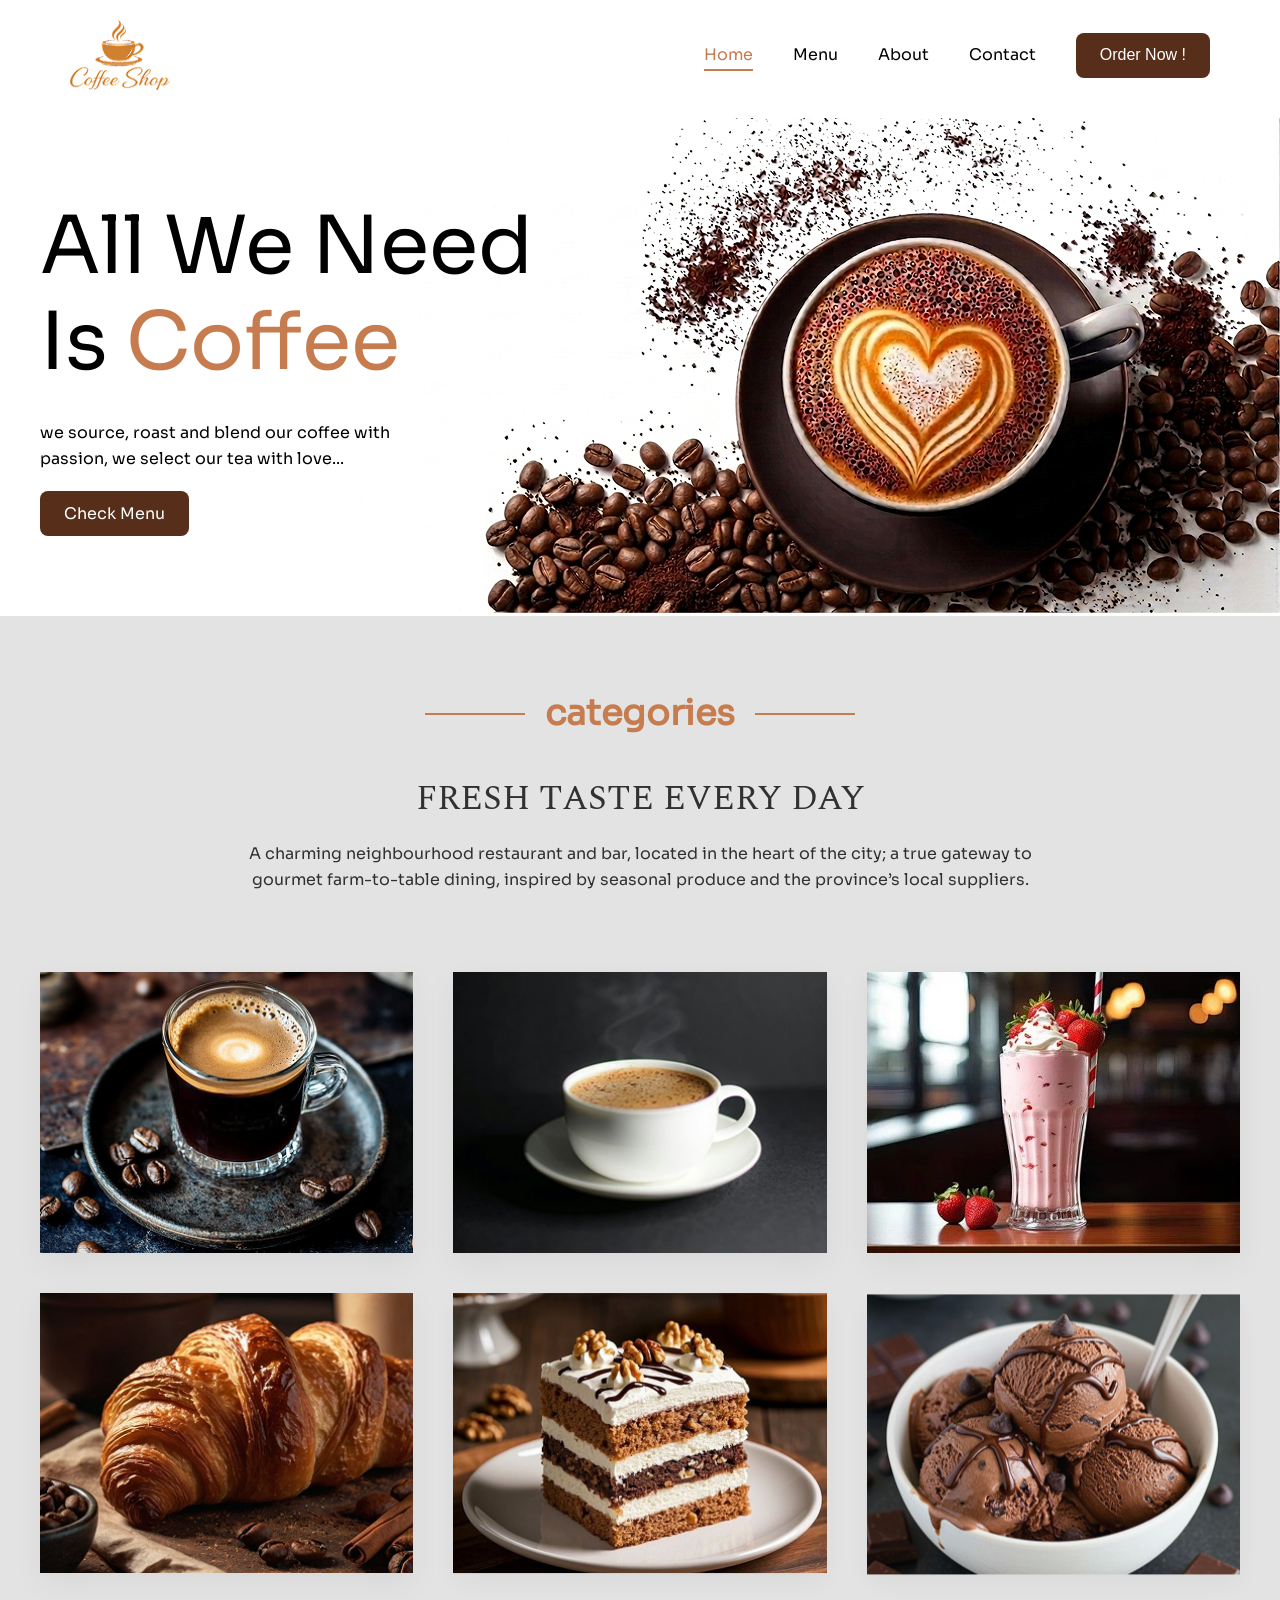
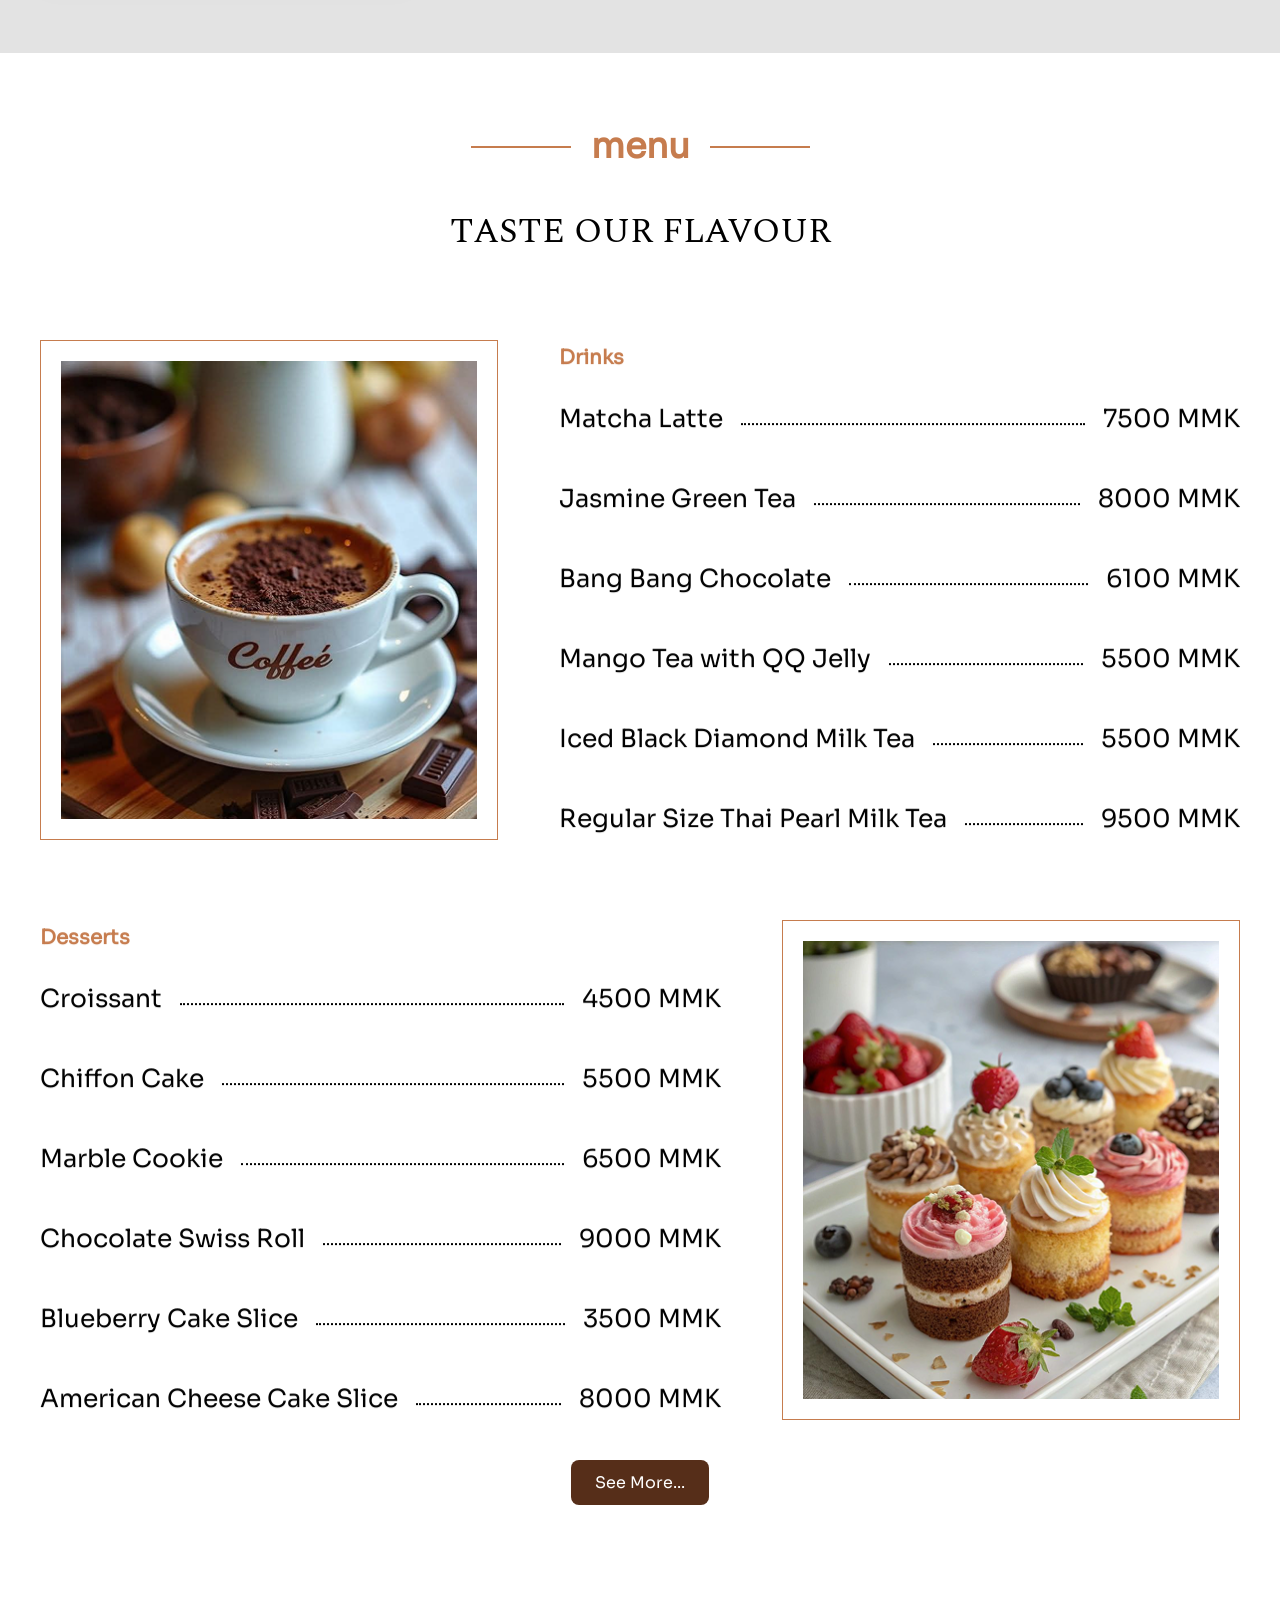
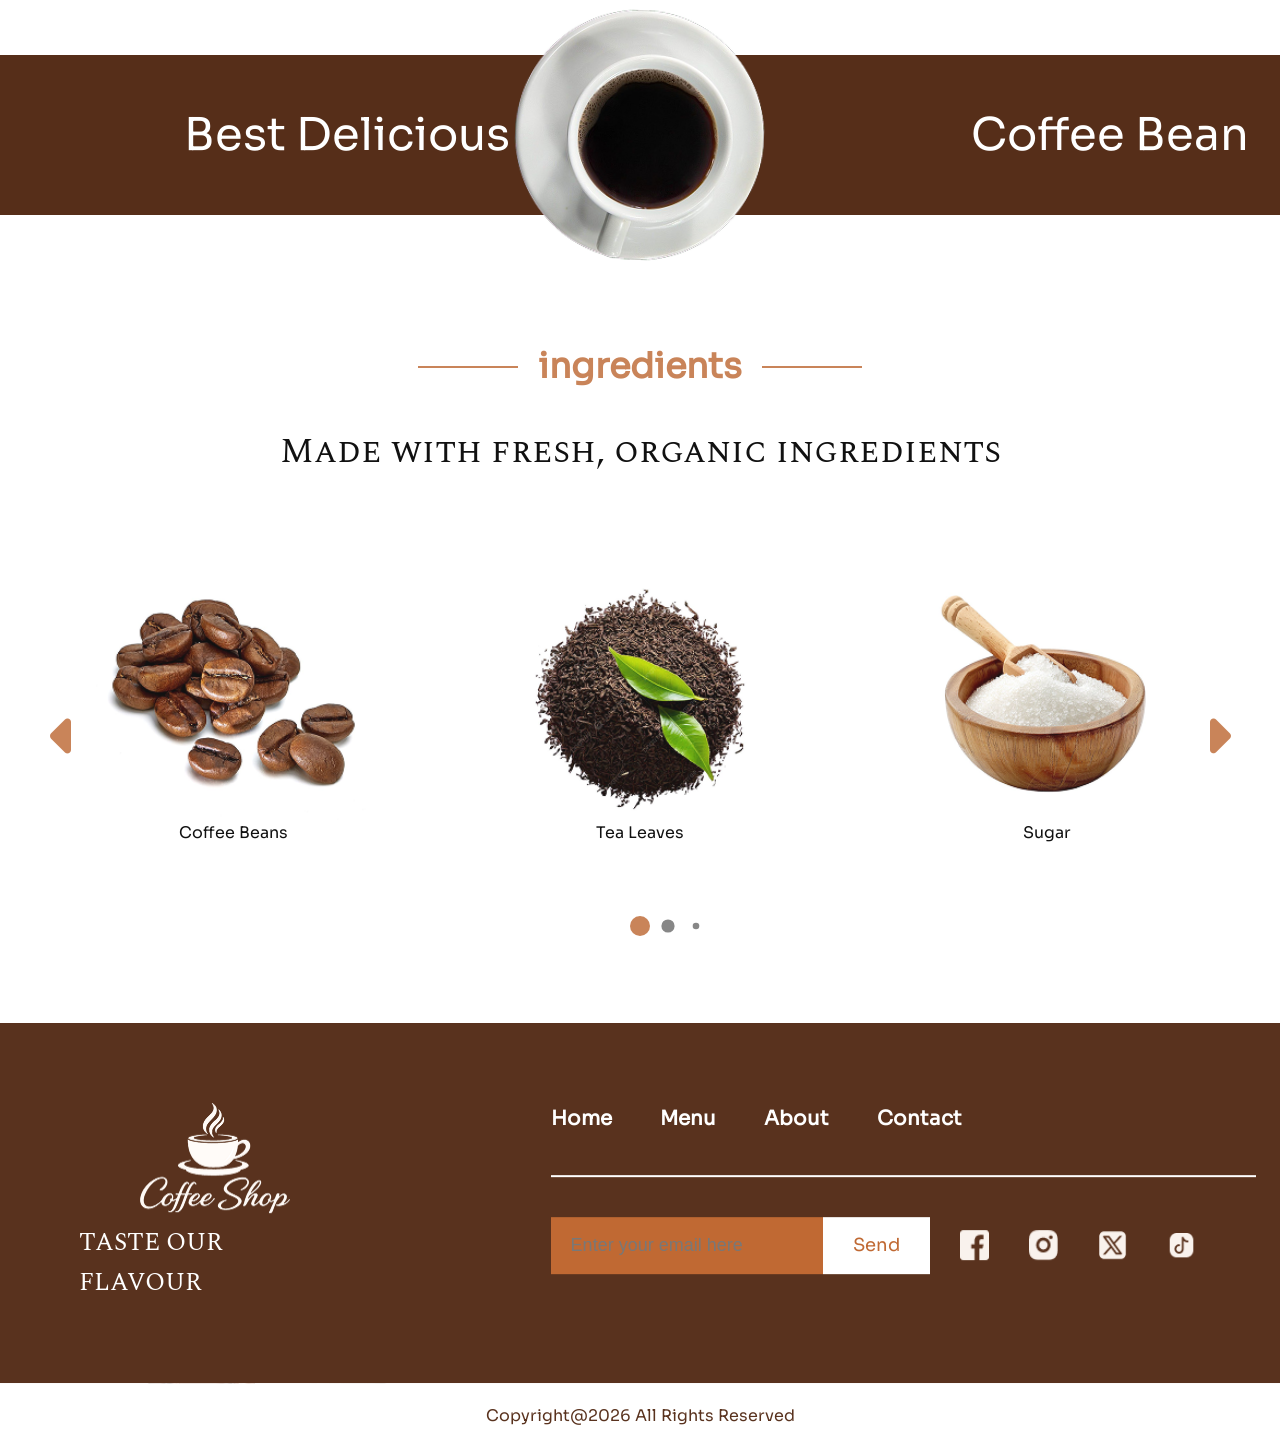
<file: index.html>
<!DOCTYPE html>
<html lang="en">

  <head>
    <meta charset="UTF-8">
    <meta name="viewport" content="width=device-width, initial-scale=1.0">
    <meta name="author" content="Coffee Shop Team">
    <meta name="description"
      content="Welcome to Coffee Shop, where we serve premium craft coffee, organic espresso, and fresh pastries in a cozy, welcoming atmosphere.">
    <meta name="keywords"
      content="coffee shop, premium coffee, organic espresso, local cafe, fresh pastries">

    <meta property="og:title"
      content="Coffee Shop - Premium Coffee &amp; Espresso">
    <meta property="og:description"
      content="Discover our menu of hand-roasted craft coffee, artisanal espresso, and freshly baked goods.">
    <meta property="og:url" content="https://coffeeshop.example.com">
    <meta property="og:image" content="assets/img/common/logo-header.png">
    <meta property="og:type" content="website">

    <title>Coffee Shop - Premium Coffee &amp; Espresso</title>
    <link rel="stylesheet" href="assets/css/common.css">
    <link rel="stylesheet" href="assets/css/index.css">
    <link rel="icon" type="image/x-icon"
      href="assets/img/common/logo-favicon.ico" sizes="16x16">
    <link rel="stylesheet"
      href="https://cdnjs.cloudflare.com/ajax/libs/font-awesome/6.0.0/css/all.min.css">
    <link rel="stylesheet" href="assets/css/lib/swiper-bundle.min.css" />
  </head>

  <body>
    <div id="header" class="header"></div>

    <main>
      <!-- hero section -->
      <section class="sec-hero" id="hero">
        <div class="hero-img-wrap">
          <img src="assets/img/top/bg-image.png"
            alt="Beautiful overhead shot of gourmet coffee and cups" width="976"
            height="495" class="hero-img">
        </div>
        <div class="sec-wrap">
          <div class="hero-inner">
            <div class="hero-content">
              <h1 class="hero-title">All We Need<br>Is <span>Coffee</span></h1>
              <p class="hero-desc">we source, roast and blend our coffee with
                passion, we select our tea with
                love...</p>
              <div class="hero-actions">
                <a href="#menu" class="btn-primary">Check Menu</a>
              </div>
            </div>
          </div>
        </div>
      </section>
      <!-- categories section -->
      <section class="sec-categories" id="categories">
        <div class="sec-wrap">
          <div class="categories-header">
            <div class="categories-ttl">
              <div class="divider" data-anim="fade-up" data-delay="0.2">
                <div class="line">
                </div>
                <span class="text">categories</span>
                <div class="line">
                </div>
              </div>
              <span class="categories-sub" data-anim="fade-up"
                data-delay="0.4">FRESH TASTE EVERY DAY</span>
            </div>
            <p class="categories-desc" data-anim="fade-up" data-delay="0.6">A
              charming neighbourhood restaurant and bar,
              located in the heart of
              the
              city; a true gateway to gourmet farm-to-table dining, inspired by
              seasonal produce and the
              province’s local suppliers.</p>
          </div>
          <ul class="categories-list">
            <li class="categories-card hover-card" data-anim="fade-up"
              data-delay="0.2">
              <article class="card-article">
                <div class="card-img-wrap">
                  <img src="assets/img/top/img-card-01.png"
                    alt="Aromatic hot coffee cup" width="370" height="278"
                    class="card-img" loading="lazy">
                </div>
                <div class="card-label">
                  <h3 class="card-title">Coffee</h3>
                </div>
              </article>
            </li>
            <li class="categories-card" data-anim="fade-up" data-delay="0.4">
              <article class="card-article">
                <div class="card-img-wrap">
                  <img src="assets/img/top/img-card-02.png"
                    alt="Special brewed hot tea" width="370" height="278"
                    class="card-img" loading="lazy">
                </div>
                <div class="card-label">
                  <h3 class="card-title">Specialty Tea</h3>
                </div>
              </article>
            </li>
            <li class="categories-card" data-anim="fade-up" data-delay="0.6">
              <article class="card-article">
                <div class="card-img-wrap">
                  <img src="assets/img/top/img-card-03.png"
                    alt="Delicious sliced chocolate cake" width="370"
                    height="278"
                    class="card-img" loading="lazy">
                </div>
                <div class="card-label">
                  <h3 class="card-title">Bakery</h3>
                </div>
              </article>
            </li>
            <li class="categories-card" data-anim="fade-up" data-delay="0.8">
              <article class="card-article">
                <div class="card-img-wrap">
                  <img src="assets/img/top/img-card-04.png"
                    alt="Fluffy fresh croissants" width="370" height="278"
                    class="card-img" loading="lazy">
                </div>
                <div class="card-label">
                  <h3 class="card-title">Pastries</h3>
                </div>
              </article>
            </li>
            <li class="categories-card" data-anim="fade-up" data-delay="1.0">
              <article class="card-article">
                <div class="card-img-wrap">
                  <img src="assets/img/top/img-card-05.png"
                    alt="Fresh fruits and dessert" width="370" height="278"
                    class="card-img" loading="lazy">
                </div>
                <div class="card-label">
                  <h3 class="card-title">Desserts</h3>
                </div>
              </article>
            </li>
            <li class="categories-card" data-anim="fade-up" data-delay="1.2">
              <article class="card-article">
                <div class="card-img-wrap">
                  <img src="assets/img/top/img-card-06.png"
                    alt="Gourmet breakfast sandwich" width="370" height="278"
                    class="card-img" loading="lazy">
                </div>
                <div class="card-label">
                  <h3 class="card-title">Breakfast</h3>
                </div>
              </article>
            </li>
          </ul>
        </div>
      </section>
      <!-- menu section -->
      <section class="sec-menu" id="menu">
        <div class="sec-wrap">
          <div class="menu-header" data-anim="fade-up" data-delay="0.2">
            <div class="divider" data-anim="fade-up" data-delay="0.4">
              <div class="line">
              </div>
              <span class="text">menu</span>
              <div class="line">
              </div>
            </div>
            <span class="menu-sub" data-anim="fade-up" data-delay="0.6">TASTE
              OUR FLAVOUR</span>
          </div>
          <div class="menu-container">
            <article class="menu-block block-drinks">
              <div class="menu-img-frame" data-anim="fade-up" data-delay="0.6">
                <div class="menu-img-wrap">
                  <img src="assets/img/top/img-menu-01.png"
                    alt="Aesthetic matcha and iced drinks" width="418"
                    height="460" class="menu-img" loading="lazy">
                </div>
              </div>
              <div class="menu-list-wrap" data-anim="fade-up" data-delay="0.8">
                <h3 class="menu-sub-ttl">Drinks</h3>
                <ul class="menu-list">
                  <li class="menu-item">
                    <span class="item-name">Matcha Latte</span>
                    <span class="item-dots"></span>
                    <span class="item-price">7500 MMK</span>
                  </li>
                  <li class="menu-item">
                    <span class="item-name">Jasmine Green Tea</span>
                    <span class="item-dots"></span>
                    <span class="item-price">8000 MMK</span>
                  </li>
                  <li class="menu-item">
                    <span class="item-name">Bang Bang Chocolate</span>
                    <span class="item-dots"></span>
                    <span class="item-price">6100 MMK</span>
                  </li>
                  <li class="menu-item">
                    <span class="item-name">Mango Tea with QQ Jelly</span>
                    <span class="item-dots"></span>
                    <span class="item-price">5500 MMK</span>
                  </li>
                  <li class="menu-item">
                    <span class="item-name">Iced Black Diamond Milk Tea</span>
                    <span class="item-dots"></span>
                    <span class="item-price">5500 MMK</span>
                  </li>
                  <li class="menu-item">
                    <span class="item-name">Regular Size Thai Pearl Milk
                      Tea</span>
                    <span class="item-dots"></span>
                    <span class="item-price">9500 MMK</span>
                  </li>
                </ul>
              </div>
            </article>
            <article class="menu-block block-bakery">
              <div class="menu-list-wrap" data-anim="fade-up" data-delay="0.8">
                <h3 class="menu-sub-ttl">Desserts</h3>
                <ul class="menu-list">
                  <li class="menu-item">
                    <span class="item-name">Croissant</span>
                    <span class="item-dots"></span>
                    <span class="item-price">4500 MMK</span>
                  </li>
                  <li class="menu-item">
                    <span class="item-name">Chiffon Cake</span>
                    <span class="item-dots"></span>
                    <span class="item-price">5500 MMK</span>
                  </li>
                  <li class="menu-item">
                    <span class="item-name">Marble Cookie</span>
                    <span class="item-dots"></span>
                    <span class="item-price">6500 MMK</span>
                  </li>
                  <li class="menu-item">
                    <span class="item-name">Chocolate Swiss Roll</span>
                    <span class="item-dots"></span>
                    <span class="item-price">9000 MMK</span>
                  </li>
                  <li class="menu-item">
                    <span class="item-name">Blueberry Cake Slice</span>
                    <span class="item-dots"></span>
                    <span class="item-price">3500 MMK</span>
                  </li>
                  <li class="menu-item">
                    <span class="item-name">American Cheese Cake Slice</span>
                    <span class="item-dots"></span>
                    <span class="item-price">8000 MMK</span>
                  </li>
                </ul>
              </div>

              <div class="menu-img-frame" data-anim="fade-up" data-delay="0.6">
                <div class="menu-img-wrap">
                  <img src="assets/img/top/img-menu-02.png"
                    alt="Delicious croissant and cakes display" width="418"
                    height="460" class="menu-img" loading="lazy">
                </div>
              </div>
            </article>
          </div>

          <div class="menu-action" data-anim="fade-up" data-delay="0.2">
            <a href="#contact" class="btn-primary">See More...</a>
          </div>
        </div>
      </section>
      <!-- section banner -->
      <section class="banner">
        <div class="banner-wrapper">
          <div class="banner-inner">
            <div class="banner-left">Best Delicious</div>
            <div class="banner-cup-holder">
              <div class="banner-cup">
                <img src="assets/img/top/img-teaUpper.png"
                  alt="Rotating Coffee Cup">
              </div>
            </div>
            <div class="banner-right">Coffee Bean</div>
          </div>
        </div>
      </section>
      <!-- ingredient section -->
      <section class="sec-ingredients" id="ingredients">
        <div class="sec-wrap">
          <div class="ingredients-header">
            <!-- <h2 class="sec-ttl"></h2> -->
            <div class="ingredients-ttl">
              <div class="divider">
                <div class="line">
                </div>
                <span class="text">ingredients</span>
                <div class="line">
                </div>
              </div>
              <span class="ingredients-sub">Made with fresh, organic
                ingredients</span>
            </div>
          </div>
          <div class="swiper ingredients">
            <div class="ingredients-slider-wrapper swiper-wrapper">
              <div class="ingredient-card swiper-slide">
                <img src="assets/img/top/img-ingredient-01.png"
                  alt="Select coffee beans" width="300" height="225"
                  class="ingredient-img" loading="lazy">
                <h3 class="ingredient-name">Coffee Beans</h3>
              </div>
              <div class="ingredient-card swiper-slide">
                <img src="assets/img/top/img-ingredient-02.png"
                  alt="Fresh farm milk" width="300" height="225"
                  class="ingredient-img" loading="lazy">
                <h3 class="ingredient-name">Tea Leaves</h3>
              </div>
              <div class="ingredient-card swiper-slide">
                <img src="assets/img/top/img-ingredient-03.png"
                  alt="Organic tea leaves" width="300" height="225"
                  class="ingredient-img" loading="lazy">
                <h3 class="ingredient-name">Sugar</h3>
              </div>
              <div class="ingredient-card swiper-slide">
                <img src="assets/img/top/img-ingredient-04.png"
                  alt="Rich dark cocoa chocolate" width="300" height="225"
                  class="ingredient-img" loading="lazy">
                <h3 class="ingredient-name">Milk</h3>
              </div>
              <div class="ingredient-card swiper-slide">
                <img src="assets/img/top/img-ingredient-05.png"
                  alt="Stoneground matcha powder" width="300" height="225"
                  class="ingredient-img" loading="lazy">
                <h3 class="ingredient-name">Chocolate</h3>
              </div>
              <div class="ingredient-card swiper-slide">
                <img src="assets/img/top/img-ingredient-06.png"
                  alt="Fresh organic blueberries" width="300" height="225"
                  class="ingredient-img" loading="lazy">
                <h3 class="ingredient-name">Egg</h3>
              </div>
            </div>
            <div class="swiper-pagination"></div>
            <button class="nav-btn swiper-button-prev" id="prevBtn"
              aria-label="Previous"><i
                class="fas fa-caret-left"></i></button>
            <button class="nav-btn swiper-button-next" id="nextBtn"
              aria-label="Next"><i
                class="fas fa-caret-right"></i></button>
          </div>
        </div>
      </section>
    </main>
    <div id="footer" class="footer"></div>
    <script src="assets/js/lib/swiper-bundle.min.js"></script>
    <script src="assets/js/lib/gsap.min.js"></script>
    <script src="assets/js/lib/ScrollTrigger.min.js"></script>
    <script src="assets/js/common.js"></script>
    <script src="assets/js/index.js"></script>
  </body>
</html>
</file>
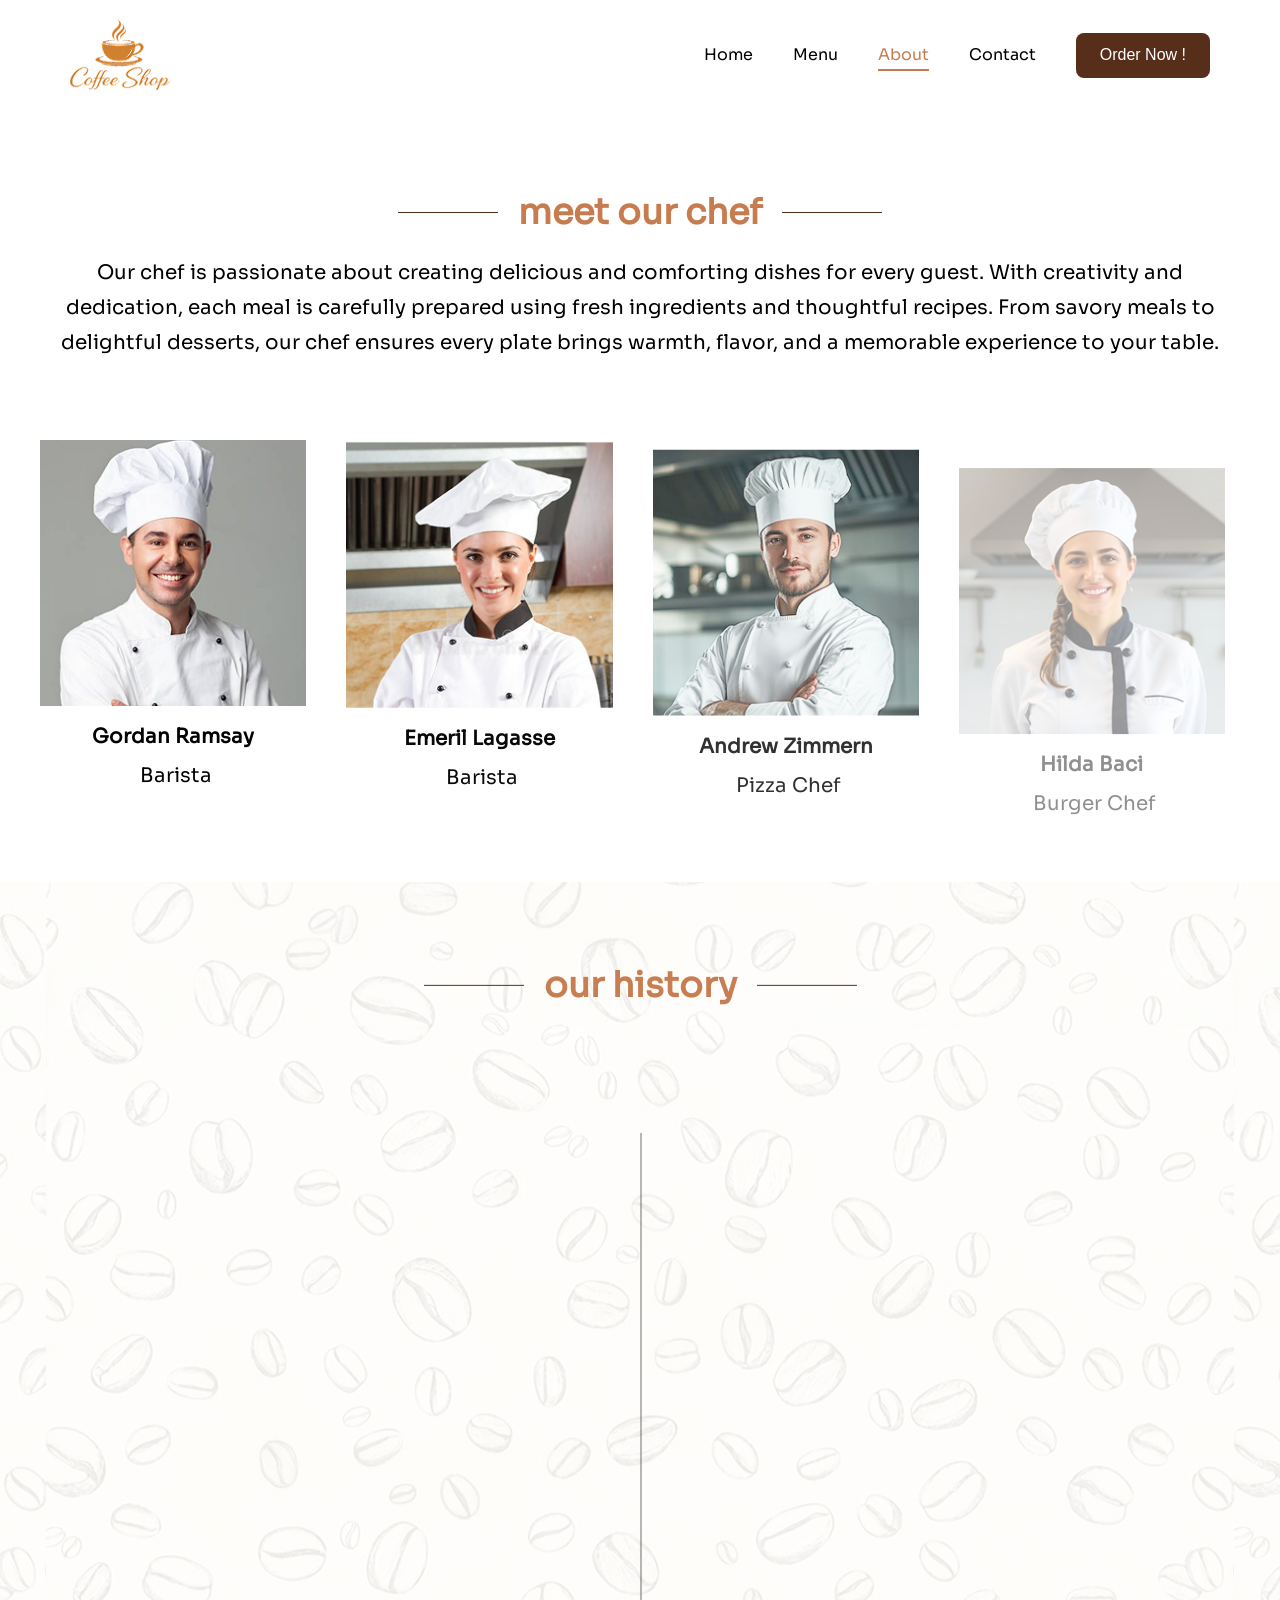
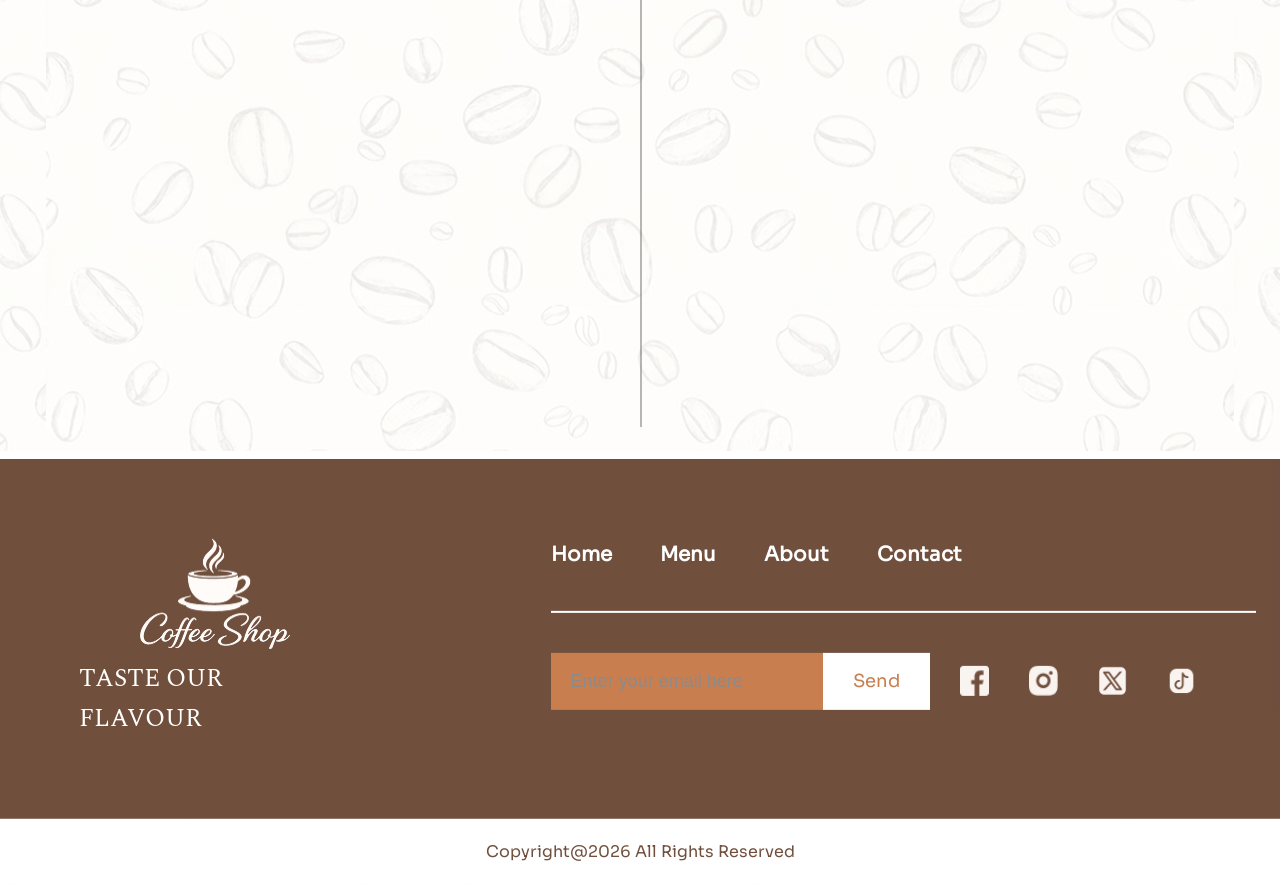
<file: about.html>
<!doctype html>
<html lang="en">

<head>
  <meta charset="UTF-8" />
  <meta name="viewport" content="width=device-width, initial-scale=1.0" />
  <meta name="author" content="Coffee Shop Team" />
  <meta name="description"
    content="Learn about Coffee Shop's journey, our commitment to ethically sourced coffee beans, and our passionate team of local baristas." />
  <meta name="keywords" content="about coffee shop, coffee history, ethical sourcing, cafe team, local baristas" />

  <meta property="og:title" content="About Us - Coffee Shop" />
  <meta property="og:description"
    content="Learn about our mission to source, roast, and brew the finest coffee in town." />
  <meta property="og:url" content="https://coffeeshop.example.com/about.html" />
  <meta property="og:image" content="assets/img/common/logo-header.png" />
  <meta property="og:type" content="website" />

  <title>About Us - Coffee Shop</title>

  <link rel="stylesheet" href="assets/css/common.css">
  <link rel="stylesheet" href="assets/css/about.css">
  <link rel="icon" type="image/x-icon" href="assets/img/common/logo-favicon.ico">
</head>

<body>
  <div id="header" class="header"></div>
  <main>
    <!-- chef seciton -->
    <section class="sec-chef">
      <div class="sec-wrap">
        <h2 class="sec-ttl" data-anim="fade-up" data-delay="0.2">
          meet our chef
        </h2>
        <p class="chef-lead" data-anim="fade-up" data-delay="0.4">
          Our chef is passionate about creating delicious and comforting
          dishes for every guest. With creativity and dedication, each meal is
          carefully prepared using fresh ingredients and thoughtful recipes.
          From savory meals to delightful desserts, our chef ensures every
          plate brings warmth, flavor, and a memorable experience to your
          table.
        </p>
        <div class="chef-list">
          <article class="chef-card" data-anim="fade-up" data-delay="0.6">
            <div class="chef-img-wrap">
              <img src="./assets/img/about/img-about-01.png" alt="Gordan Ramsay - Barista" width="200" loading="lazy" />
            </div>
            <h3 class="chef-name">Gordan Ramsay</h3>
            <p class="chef-role">Barista</p>
          </article>
          <article class="chef-card" data-anim="fade-up" data-delay="0.8">
            <div class="chef-img-wrap">
              <img src="./assets/img/about/img-about-02.png" alt="Emeril Lagasse - Barista" width="230"
                loading="lazy" />
            </div>
            <h3 class="chef-name">Emeril Lagasse</h3>
            <p class="chef-role">Barista</p>
          </article>
          <article class="chef-card" data-anim="fade-up" data-delay="1.0">
            <div class="chef-img-wrap">
              <img src="./assets/img/about/img-about-03.png" alt="Andrew Zimmern - Pizza Chef" width="230"
                loading="lazy" />
            </div>
            <h3 class="chef-name">Andrew Zimmern</h3>
            <p class="chef-role">Pizza Chef</p>
          </article>
          <article class="chef-card" data-anim="fade-up" data-delay="1.2">
            <div class="chef-img-wrap">
              <img src="./assets/img/about/img-about-04.png" alt="Hilda Baci - Burger Chef" width="230"
                loading="lazy" />
            </div>
            <h3 class="chef-name">Hilda Baci</h3>
            <p class="chef-role">Burger Chef</p>
          </article>
        </div>
      </div>
    </section>
    <!-- history section -->
    <section class="sec-history">
      <div class="sec-wrap">
        <h2 class="sec-ttl" data-anim="fade-up" data-delay="0.2">
          our history
        </h2>
        <div class="history-timeline" data-anim="fade-up" data-delay="0.4">
          <div class="timeline-line"></div>
          <div class="timeline-row row-right">
            <article class="timeline-content">
              <span class="timeline-year">2022</span>
              <h3 class="timeline-title">The Beginning</h3>
              <p class="timeline-desc">
                We started with a simple dream: to create a cozy place where
                people could enjoy fresh, honest food. With a small team and
                big passion, we opened our doors and welcomed our first
                guests, hoping to become a warm spot in the neighborhood.
              </p>
            </article>
          </div>
          <div class="timeline-row row-left">
            <article class="timeline-content">
              <span class="timeline-year">2023</span>
              <h3 class="timeline-title">Building Trust</h3>
              <p class="timeline-desc">
                Word spread, and more families, friends, and food lovers began visiting us. We improved our kitchen
                standards, refined our recipes, and listened closely to customer feedback. This year was all about
                building trust and consistency.
              </p>
            </article>
          </div>
          <div class="timeline-row row-right">
            <article class="timeline-content">
              <span class="timeline-year">2024</span>
              <h3 class="timeline-title">Growing Together</h3>
              <p class="timeline-desc">
                Our team grew with dedicated members who shared our vision. We
                upgraded our space, added comfort elements, and focused on
                delivering even better experiences with.
              </p>
            </article>
          </div>
          <div class="timeline-row row-left">
            <article class="timeline-content">
              <span class="timeline-year">2025</span>
              <h3 class="timeline-title">Becoming a Community Favorite</h3>
              <p class="timeline-desc">
                Our menu expanded with new favorites, and our team grew with
                dedicated members who shared our vision. We upgraded our
                space, added comfort elements, and focused on delivering even
                better experiences with every meal.
              </p>
            </article>
          </div>
        </div>
      </div>
    </section>
  </main>

  <div id="footer" class="footer"></div>
  <script src="assets/js/lib/gsap.min.js"></script>
  <script src="assets/js/lib/ScrollTrigger.min.js"></script>
  <script src="assets/js/common.js"></script>
  <script src="assets/js/about.js"></script>
</body>

</html>
</file>
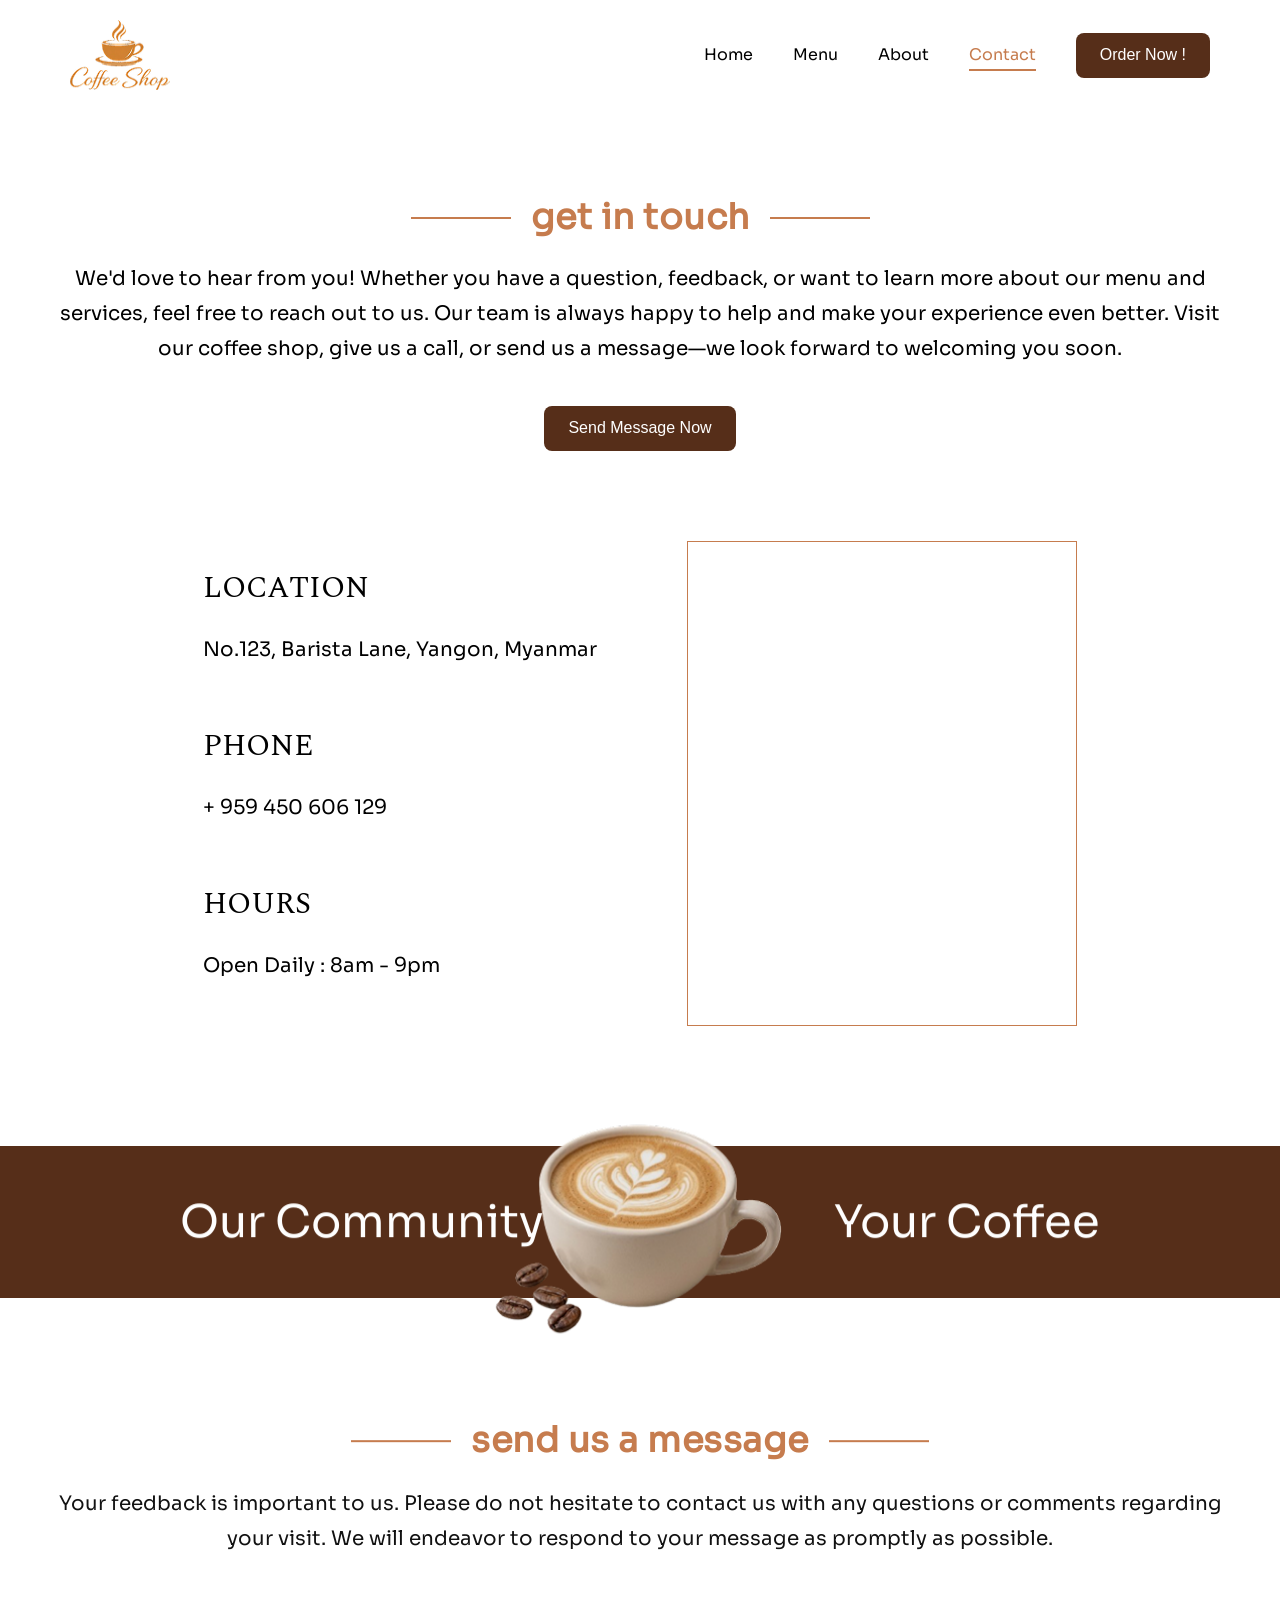
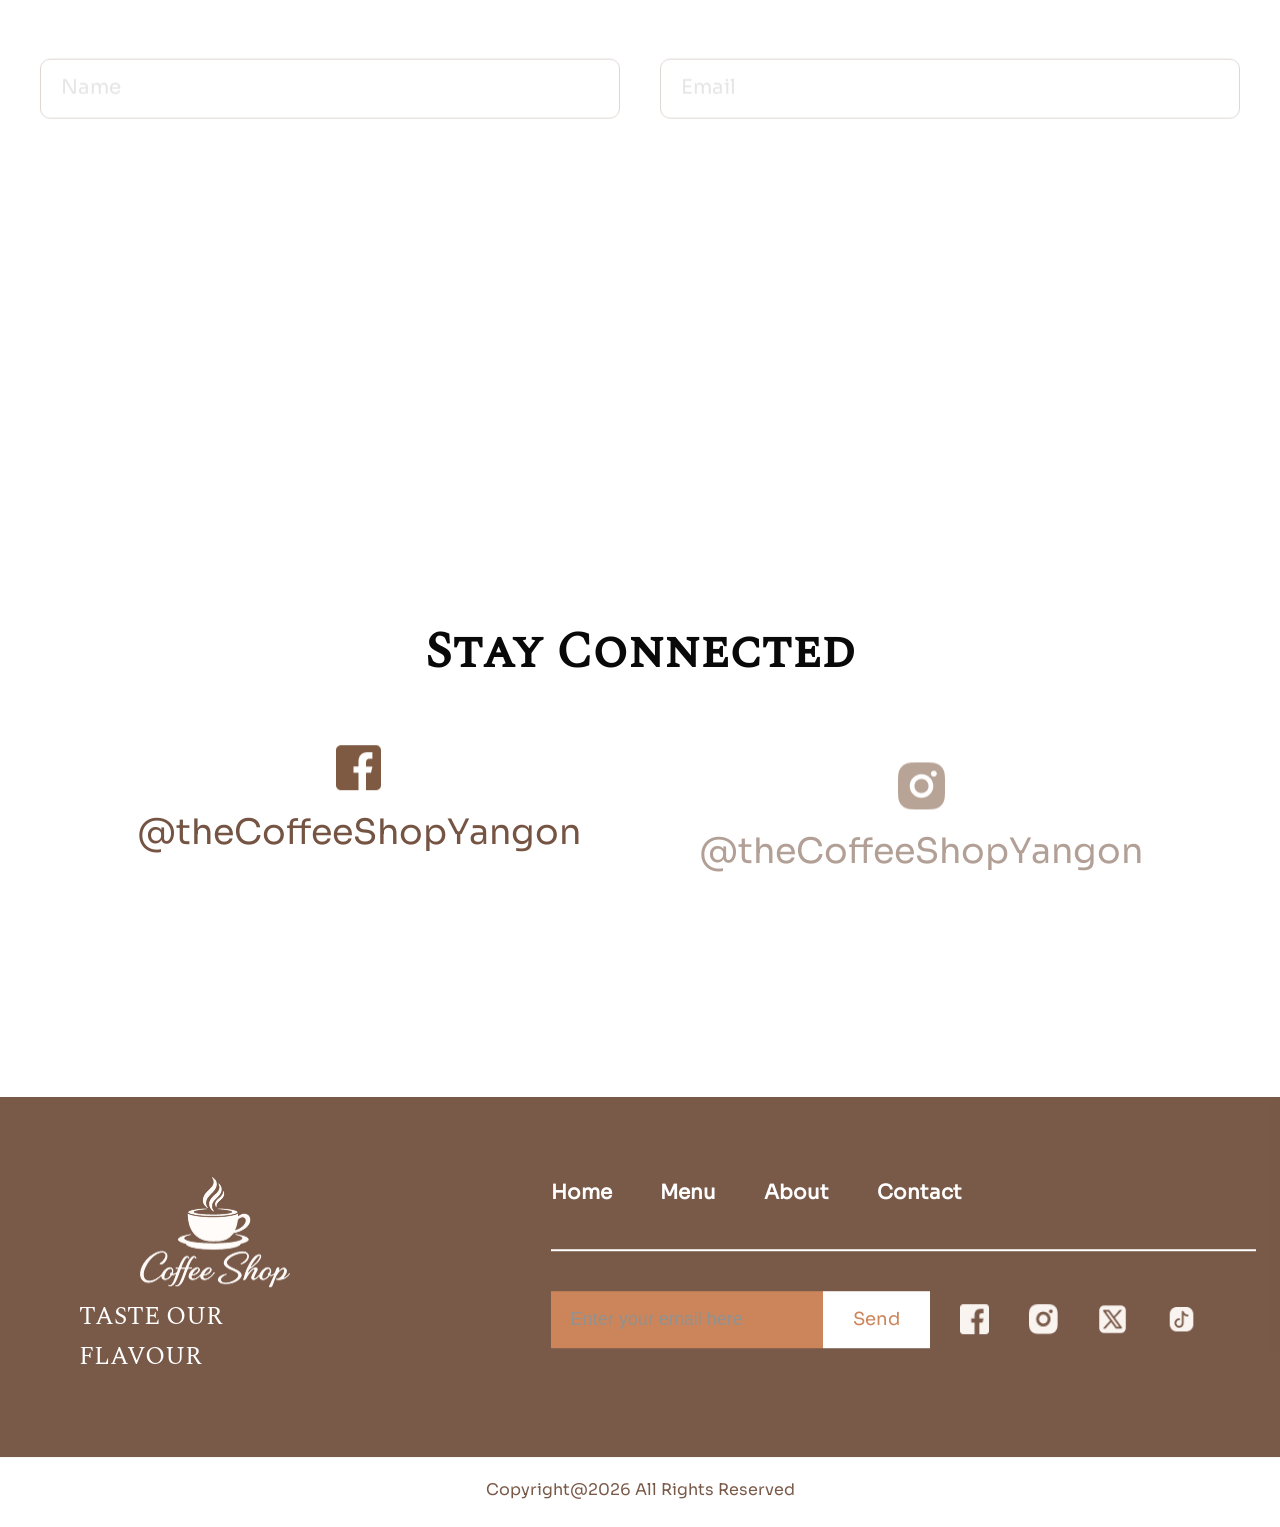
<file: contact.html>
<!DOCTYPE html>
<html lang="en">

<head>
  <meta charset="UTF-8">
  <meta name="viewport" content="width=device-width, initial-scale=1.0">
  <meta name="author" content="Coffee Shop Team">
  <meta name="description"
    content="Get in touch with Coffee Shop. Find our cafe location, contact details, operating hours, and submit an inquiry.">
  <meta name="keywords"
    content="contact coffee shop, cafe hours, coffee shop phone number, find cafe, local coffee shop">
  <meta property="og:title" content="Contact Us - Coffee Shop">
  <meta property="og:description"
    content="Find our cafe locations, operating hours, phone number, or drop us a line directly.">
  <meta property="og:description"
    content="Find our cafe locations, operating hours, phone number, or drop us a line directly.">
  <meta property="og:url" content="https://coffeeshop.example.com/contact.html">
  <meta property="og:image" content="assets/img/common/logo-header.png">
  <meta property="og:type" content="website">
  <title>Contact Us - Coffee Shop</title>
  <link rel="stylesheet" href="assets/css/common.css">
  <link rel="stylesheet" href="assets/css/contact.css">
  <link rel="icon" type="image/x-icon" href="assets/img/common/logo-favicon.ico">
</head>

<body>
  <div id="header" class="header"></div>
  <main>
    <section class="sec-contact">
      <div class="sec-wrap">
        <div class="contact-title-wrapper" data-anim="fade-up" data-delay="0.2">
          <div class="title-line"></div>
          <h2 class="sec-ttl">get in touch</h2>
          <div class="title-line"></div>
        </div>
        <p class="contact-desc" data-anim="fade-up" data-delay="0.4">
          We'd love to hear from you! Whether you have a question, feedback, or want to learn more about our
          menu and services, feel free to reach out to us. Our team is always happy to help and make your
          experience even better. Visit our coffee shop, give us a call, or send us a message—we look forward
          to welcoming you soon.
        </p>
        <div class="center-btn" data-anim="fade-up" data-delay="0.6">
          <button type="button" class="btn-primary">Send Message Now</button>
        </div>
        <div class="contact-map-grid">
          <div class="contact-details" data-anim="fade-up" data-delay="0.8">
            <div class="contact-box">
              <h3>LOCATION</h3>
              <p>No.123, Barista Lane, Yangon, Myanmar</p>
            </div>
            <div class="contact-box">
              <h3>PHONE</h3>
              <p><a href="tel:+959450606129">+ 959 450 606 129</a></p>
            </div>
            <div class="contact-box">
              <h3>HOURS</h3>
              <p>Open Daily : 8am - 9pm</p>
            </div>
          </div>
          <div class="contact-map-container" data-anim="fade-up" data-delay="1.0">
            <div class="contact-map-iframe">
              <iframe
                src="https://www.google.com/maps/embed?pb=!1m18!1m12!1m3!1d3819.1670984954483!2d96.12933707599026!3d16.818063318991666!2m3!1f0!2f0!3f0!3m2!1i1024!2i768!4f13.1!3m3!1m2!1s0x30c1eba35767b0eb%3A0xc07dbbfd6997b6a4!2sCGM%20Golden%20Land%20Co.%2C%20Ltd!5e0!3m2!1sen!2smm!4v1717520000000!5m2!1sen!2smm"
                width="100%" height="450" style="border:0;" allowfullscreen="" loading="lazy"
                referrerpolicy="no-referrer-when-downgrade" title="CGM Golden Land Map"></iframe>
            </div>
          </div>
        </div>
      </div>
    </section>

    <section class="sec-community-banner">
      <div class="banner-container" data-anim="fade-up" data-delay="0.2">
        <h2 class="banner-text text-left">Our Community</h2>
        <div class="banner-cup-absolute-box">
          <img src="assets/img/contact/img-contact-01.png" alt="Coffee Cup Upper View" class="banner-cup-img"
            width="290" height="240">
        </div>
        <h2 class="banner-text text-right">Your Coffee</h2>
      </div>
    </section>

    <section class="sec-message">
      <div class="sec-wrap">
        <div class="message-title-wrapper" data-anim="fade-up" data-delay="0.2">
          <div class="title-line"></div>
          <h2 class="sect-ttl">send us a message</h2>
          <div class="title-line"></div>
        </div>
        <p class="form-desc" data-anim="fade-up" data-delay="0.4">
          Your feedback is important to us. Please do not hesitate to contact us with any questions or
          comments regarding your visit. We will endeavor to respond to your message as promptly as possible.
        </p>
        <form class="contact-form" data-anim="fade-up" data-delay="0.6">
          <div class="form-row" data-anim="fade-up" data-delay="0.2">
            <div class="input-group">
              <input type="text" placeholder="Name" aria-label="Your Name" required>
            </div>
            <div class="input-group">
              <input type="email" placeholder="Email" aria-label="Your Email" required>
            </div>
          </div>
          <div class="input-group" data-anim="fade-up" data-delay="0.4">
            <input type="text" placeholder="Subject" aria-label="Subject" required>
          </div>
          <div class="input-group" data-anim="fade-up" data-delay="0.6">
            <textarea placeholder="Message" rows="9" aria-label="Message" required></textarea>
          </div>
          <div class="center-btn-wrapper" data-anim="fade-up" data-delay="0.8">
            <button type="submit" class="btn-primary">Submit Message</button>
          </div>
        </form>
      </div>
    </section>

    <section class="sec-stay-connected">
      <div class="connect-wrap">
        <h2 class="connect-title" data-anim="fade-up" data-delay="0.2">
          <p class="small-caps">
            <span class="big">S</span>tay
            <span class="big">C</span>onnected
          </p>
        </h2>
        <div class="social-grid">
          <a href="https://facebook.com/your-page" target="_blank" class="social-item-link" data-anim="fade-up"
            data-delay="0.4">
            <span class="social-icon-box">
              <img src="assets/img/contact/ico-facebook.png" alt="Facebook" class="social-img-icon">
            </span>
            <span class="social-handle">@theCoffeeShopYangon</span>
          </a>
          <a href="https://instagram.com/your-page" target="_blank" class="social-item-link" data-anim="fade-up"
            data-delay="0.6">
            <span class="social-icon-box">
              <img src="assets/img/contact/ico-instagram.png" alt="Instagram" class="social-img-icon">
            </span>
            <span class="social-handle">@theCoffeeShopYangon</span>
          </a>
          <a href="https://twitter.com/your-page" target="_blank" class="social-item-link" data-anim="fade-up"
            data-delay="0.8">
            <span class="social-icon-box">
              <img src="assets/img/contact/ico-twitter.png" alt="Twitter" class="social-img-icon">
            </span>
            <span class="social-handle">@theCoffeeShopYangon</span>
          </a>
          <a href="https://tiktok.com/@your-page" target="_blank" class="social-item-link" data-anim="fade-up"
            data-delay="1.0">
            <span class="social-icon-box">
              <img src="assets/img/contact/ico-tiktok.png" alt="Tiktok" class="social-img-icon">
            </span>
            <span class="social-handle">@theCoffeeShopYangon</span>
          </a>
        </div>
      </div>
    </section>
  </main>
  <div id="footer" class="footer"></div>

  <script src="assets/js/lib/gsap.min.js"></script>
  <script src="assets/js/lib/ScrollTrigger.min.js"></script>
  <script src="assets/js/common.js"></script>
  <script src="assets/js/contact.js"></script>
</body>

</html>
</file>
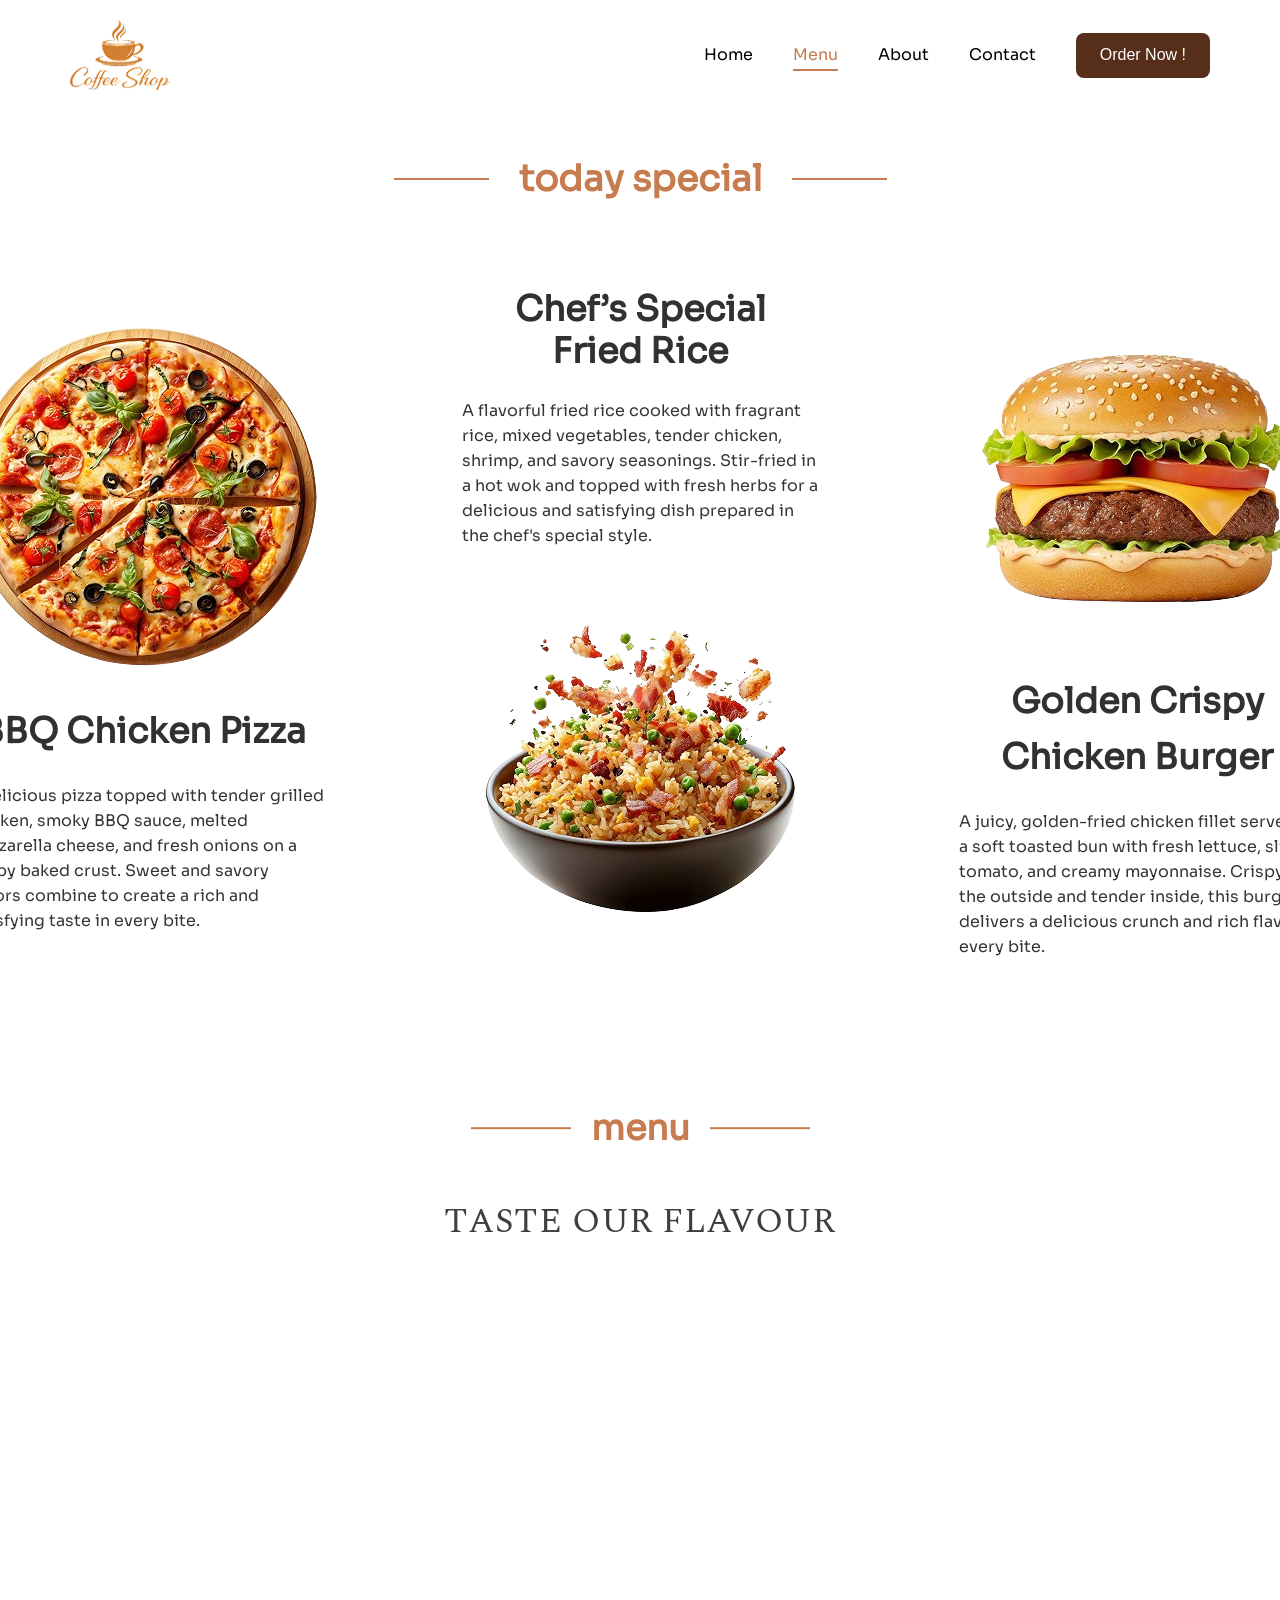
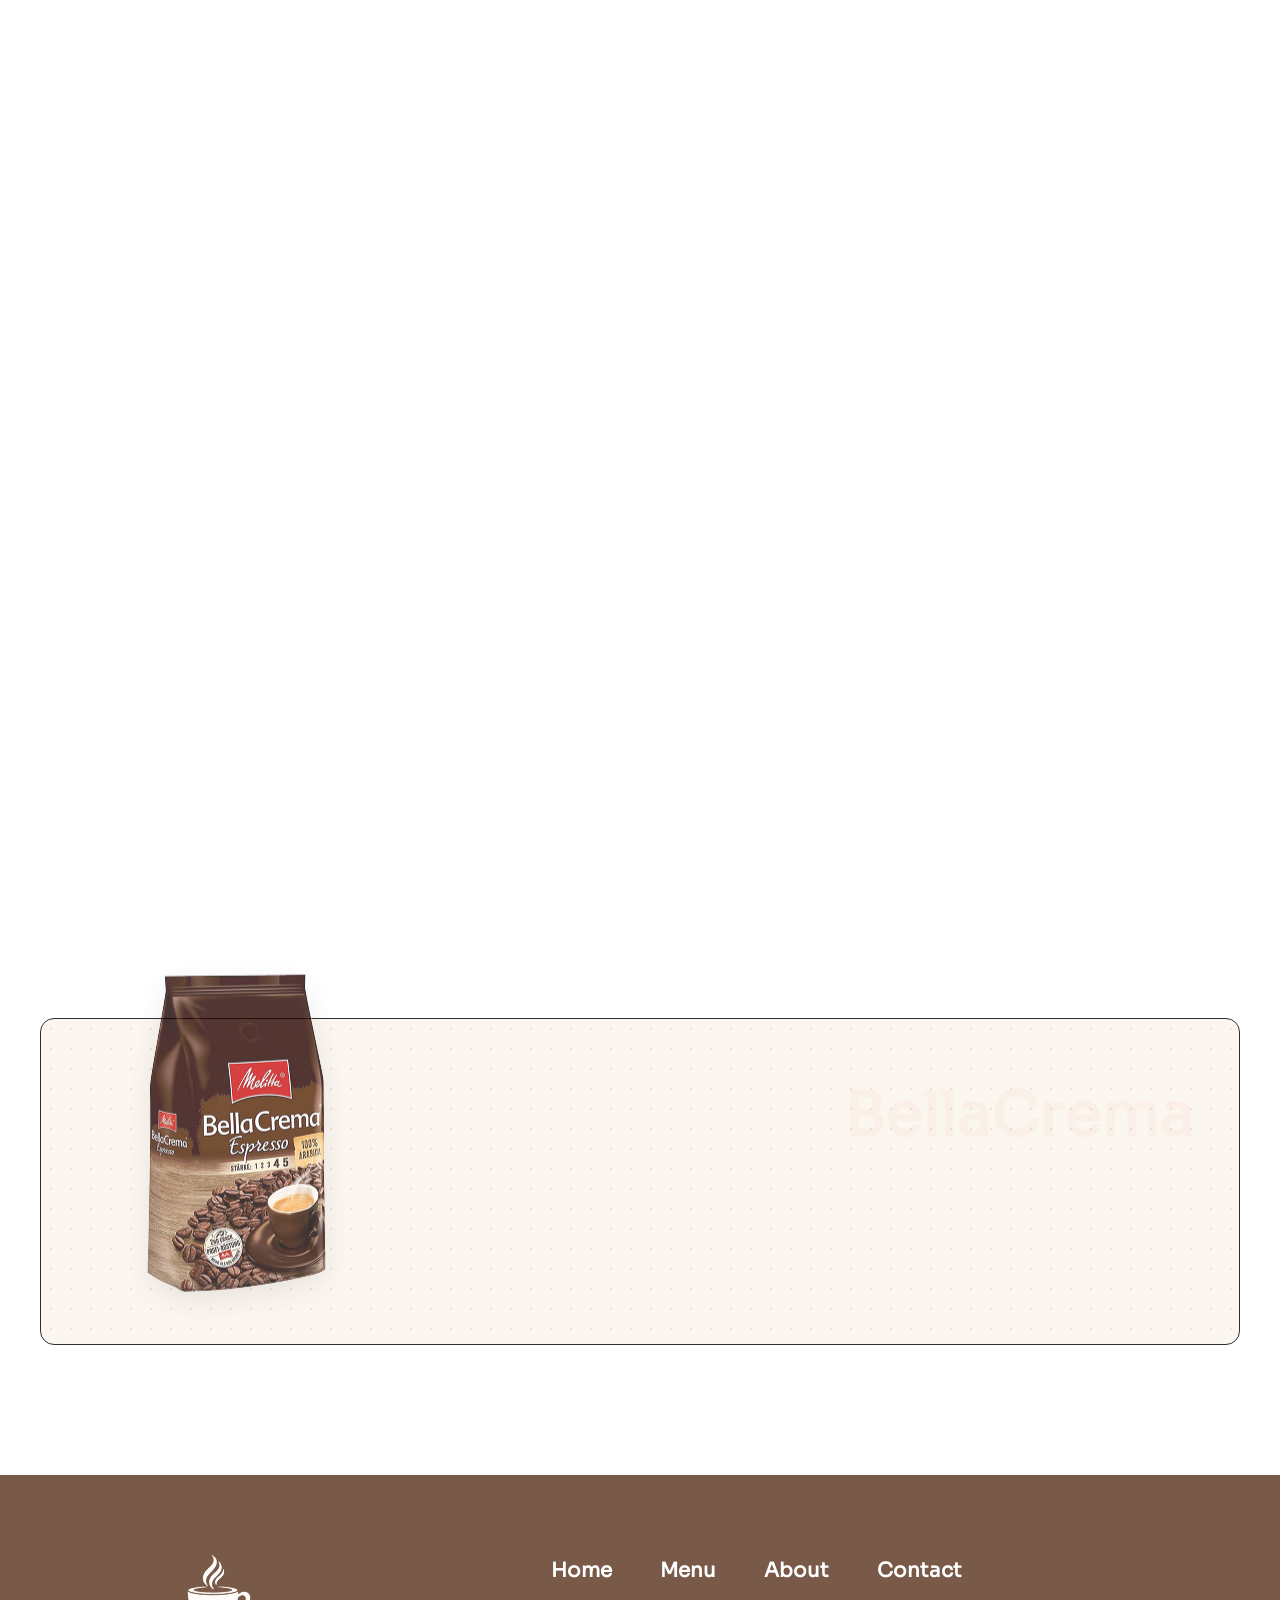
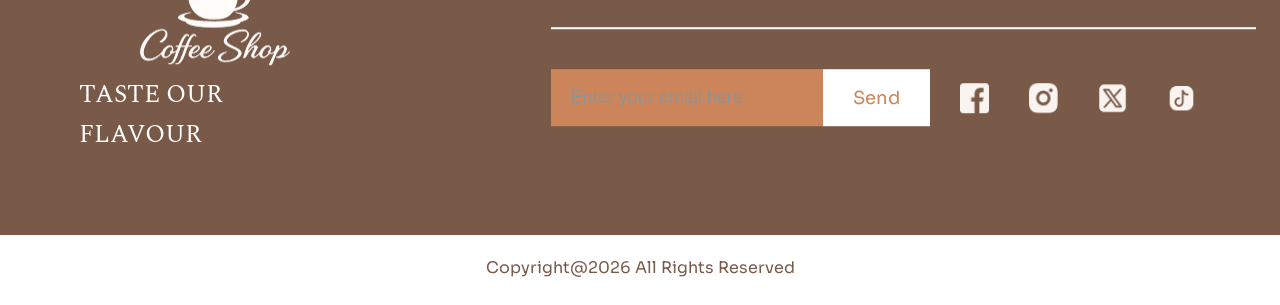
<file: menu.html>
<!DOCTYPE html>
<html lang="en">

<head>
  <meta charset="UTF-8">
  <meta name="viewport" content="width=device-width, initial-scale=1.0">
  <meta name="author" content="Coffee Shop Team">
  <meta name="description"
    content="Browse our delicious menu of craft hot coffees, iced espresso drinks, loose-leaf teas, and fresh pastries.">
  <meta name="keywords" content="coffee shop menu, espresso drinks, lattes, cold brew, bakery menu">

  <meta property="og:title" content="Our Menu - Coffee Shop">
  <meta property="og:description"
    content="Discover our hand-crafted coffee drinks, custom lattes, and delicious daily fresh pastries.">
  <meta property="og:url" content="https://coffeeshop.example.com/menu.html">
  <meta property="og:image" content="assets/img/common/logo-header.png">
  <meta property="og:type" content="website">

  <title>Our Menu - Coffee Shop</title>

  <link rel="stylesheet" href="assets/css/common.css">
  <link rel="stylesheet" href="assets/css/menu.css">
  <link rel="icon" type="image/x-icon" href="assets/img/common/logo-favicon.ico">
</head>

<body>
  <div id="header" class="header"></div>
  <main>
    <!-- special-section -->
    <section class="special-section">
      <div class="special-menu">
        <span></span>
        <p class="today-special">today special</p>
        <span></span>
      </div>
      <div class="section-divider">
        <div class="special-container">
          <div class="special-card">
            <img src="assets/img/menu/img-menu-01.png" alt="BBQ Chicken Pizza" class="special-img">
            <h3 class="special-title">BBQ Chicken Pizza</h3>
            <p class="special-desc">
              A delicious pizza topped with tender grilled chicken, smoky
              BBQ
              sauce, melted mozzarella cheese, and fresh onions on a crispy
              baked crust. Sweet and savory flavors combine to create a rich
              and satisfying taste in every bite.
            </p>
          </div>
          <div class="special-card card-reverse">
            <h3 class="special-title">Chef’s Special<br>Fried Rice</h3>
            <p class="special-desc">
              A flavorful fried rice cooked with fragrant rice, mixed
              vegetables, tender chicken, shrimp, and savory seasonings.
              Stir-fried in a hot wok and topped with fresh herbs for a
              delicious and satisfying dish prepared in the chef's special
              style.
            </p>
            <img src="assets/img/menu/img-menu-02.png" alt="Chef's Special Fried Rice" class="special-img">
          </div>
          <div class="special-card">
            <img src="assets/img/menu/img-menu-03.png" alt="Golden Crispy Chicken Burger" class="special-img">
            <h3 class="special-title">Golden Crispy<br>Chicken Burger</h3>
            <p class="special-desc">
              A juicy, golden-fried chicken fillet served in a soft toasted
              bun with fresh lettuce, sliced tomato, and creamy mayonnaise.
              Crispy on the outside and tender inside, this burger delivers
              a
              delicious crunch and rich flavor in every bite.
            </p>
          </div>
        </div>
      </div>
    </section>
    <!-- menu section -->
    <section class="menu-section">
      <div class="sec-wrap">
        <div class="second-special-menu">
          <span></span>
          <p class="second-menu">menu</p>
          <span></span>
        </div>
        <h2 class="menu-main-heading">TASTE OUR FLAVOUR</h2>
        <div class="sec-tabs">
          <div class="menu-tabs">
            <button class="tab-btn active">Drinks</button>
            <button class="tab-btn">Desserts</button>
            <button class="tab-btn">Pizza & Fast Food</button>
          </div>
          <h3 class="mobile-section-title">Drinks</h3>
          <div class="menu-container">
            <div class="menu-image-wrapper">
              <img src="assets/img/menu/img-menu-04.png" alt="Featured Coffee" class="featured-menu-img">
            </div>
            <div class="menu-list">
              <div class="menu-item" data-anim="fade-up" data-delay="0.2">
                <span class="item-name">Matcha Latte</span>
                <span class="item-dots"></span>
                <span class="item-price">7500 MMK</span>
              </div>
              <div class="menu-item" data-anim="fade-up" data-delay="0.4">
                <span class="item-name">Hot Americano</span>
                <span class="item-dots"></span>
                <span class="item-price">5500 MMK</span>
              </div>
              <div class="menu-item" data-anim="fade-up" data-delay="0.6">
                <span class="item-name">Avogado Yogurt</span>
                <span class="item-dots"></span>
                <span class="item-price">10000 MMK</span>
              </div>
              <div class="menu-item" data-anim="fade-up" data-delay="0.8">
                <span class="item-name">Hot Cuppuccino</span>
                <span class="item-dots"></span>
                <span class="item-price">7000 MMK</span>
              </div>
              <div class="menu-item" data-anim="fade-up" data-delay="1.0">
                <span class="item-name">Jasmine Green Tea</span>
                <span class="item-dots"></span>
                <span class="item-price">8000 MMK</span>
              </div>
              <div class="menu-item" data-anim="fade-up" data-delay="1.2">
                <span class="item-name">Fresh Iced Lemon Tea</span>
                <span class="item-dots"></span>
                <span class="item-price">8000 MMK</span>
              </div>
              <div class="menu-item" data-anim="fade-up" data-delay="1.4">
                <span class="item-name">Strawberry Smoothie</span>
                <span class="item-dots"></span>
                <span class="item-price">5500 MMK</span>
              </div>
              <div class="menu-item" data-anim="fade-up" data-delay="1.6">
                <span class="item-name">Bang Bang Chocolate</span>
                <span class="item-dots"></span>
                <span class="item-price">6100 MMK</span>
              </div>
              <div class="menu-item" data-anim="fade-up" data-delay="1.8">
                <span class="item-name">Mango Tea with QQ Jelly</span>
                <span class="item-dots"></span>
                <span class="item-price">5500 MMK</span>
              </div>
              <div class="menu-item" data-anim="fade-up" data-delay="2.0">
                <span class="item-name">Oreo Brown Sugar Milk Tea</span>
                <span class="item-dots"></span>
                <span class="item-price">10800 MMK</span>
              </div>
              <div class="menu-item" data-anim="fade-up" data-delay="2.2">
                <span class="item-name">Iced Black Diamond Milk Tea</span>
                <span class="item-dots"></span>
                <span class="item-price">5500 MMK</span>
              </div>
              <div class="menu-item" data-anim="fade-up" data-delay="2.4">
                <span class="item-name">Regular Size Thai Peal Milk Tea</span>
                <span class="item-dots"></span>
                <span class="item-price">9500 MMK</span>
              </div>
            </div>
          </div>
        </div>
        <div class="center-btn-wrapper">
          <button class="btn-primary">Order Now...</button>
        </div>
      </div>
    </section>

    <section class="promo-section">
      <div class="sec-wrap">
        <div class="promo-banner-card layout-width-shared">
          <div class="promo-img-holder">
            <img src="assets/img/menu/img-menu-05.png" alt="BellaCrema Expresso" class="promo-bag-img">
          </div>
          <div class="promo-content-holder">
            <h2 class="brand-title">BellaCrema</h2>
            <h4 class="brand-subtitle">Expresso</h4>
            <p class="brand-description">
              Savor the rich aroma and bold flavor of our locally roasted
              coffee. Support local farmers while enjoying every perfect cup.
            </p>
          </div>
        </div>
      </div>
    </section>

  </main>
  <div id="footer" class="footer"></div>
  <script src="assets/js/lib/gsap.min.js"></script>
  <script src="assets/js/lib/ScrollTrigger.min.js"></script>
  <script src="assets/js/common.js"></script>
  <script src="assets/js/menu.js"></script>
</body>

</html>
</file>
<file: assets/css/common.css>
@charset "utf-8";

@font-face {
  font-family: "Sora";
  src: url("../fonts/sora-v17-latin-regular.woff2") format("woff2");
  font-display: swap;
}

@font-face {
  font-family: "Spectral SC";
  src: url("../fonts/spectral-sc-v15-latin-regular.woff2") format("woff2");
  font-display: swap;
}

:root {
  --clr-neutral-100: #ffffff;
  --clr-neutral-200: #e3e3e3;
  --clr-neutral-900: #000000;
  --clr-neutral-300: #313131;
  --clr-primary: #562e19;
  --clr-primary-500: #bf662f;
  --clr-secondary: #c67c4e;
  --clr-secondary-500: #f9f2ed;
  --clr-secondary-light: #FFD8C0;

  --font-primary: "Sora", sans-serif;
  --font-secondary: "Spectral SC", serif;
}

* {
  padding: 0;
  margin: 0;
  box-sizing: border-box;
}

html {
  font-size: 16px;
}

body {
  font-family: var(--font-primary);
  background-color: var(--clr-neutral-100);
  color: var(--clr-neutral-900);
  line-height: 1.6;
  overflow-x: hidden;
}

img,
svg {
  display: block;
  max-width: 100%;
  height: auto;
}

.sec-wrap {
  --max-width: 1200px;
  --padding: 60px;

  width: min(var(--max-width), 100% - var(--padding));
  margin-inline: auto;
}

/* Common/global elements */
.btn-primary {
  width: auto;
  height: 45px;
  padding: 10px 24px;
  background-color: var(--clr-primary);
  border: none;
  border-radius: 8px;
  color: var(--clr-neutral-100);
  font-size: 16px;
  font-weight: 400;
  cursor: pointer;
  transition: background-color 0.3s ease;
  display: inline-block;
}

.btn-primary:hover {
  background-color: var(--clr-neutral-200);
  color: var(--clr-primary);
}

@media screen and (max-width: 1200px) {
  .sec-wrap {
    width: 100%;
    max-width: 100%;
    --padding: 0;
  }
}

@media screen and (max-width: 768px) {
  .sec-wrap {
    max-width: 768px;
    --padding: 0px;
  }

  /* Common/global elements */
  .btn-primary {
    height: 30px;
    width: auto;
    width: auto;
    padding: 5px 10px;
    color: var(--clr-neutral-100);
    border: none;
    border-radius: 5px;
    background-color: var(--clr-primary);
    font-family: var(--font-primary);
    font-weight: 400;
    font-style: normal;
    font-size: 14px;
    cursor: pointer;
  }

  .btn-primary:hover {
    background-color: var(--clr-neutral-200);
    color: var(--clr-primary);
    border: none;
  }
}

@media screen and (max-width: 480px) {
  .sec-wrap {
    width: 100%;
    max-width: 100%;
    --padding: 15px;
  }


  .sr-only {
    position: absolute;
    width: 1px;
    height: 1px;
    padding: 0;
    margin: -1px;
    overflow: hidden;
    clip: rect(0, 0, 0, 0);
    white-space: nowrap;
    border: 0;
  }
}
</file>
<file: assets/css/index.css>
@charset "utf-8";

a {
  text-decoration: none;
  color: inherit;
  transition: var(--transition-smooth);
}

img {
  display: block;
  max-width: 100%;
  height: auto;
}

.divider {
  display: flex;
  align-items: center;
  justify-content: center;
  gap: 20px;
  max-width: 100%;
}

.line {
  flex: 0 0 100px;
  width: 80px;
  height: 2px;
  background-color: var(--clr-secondary);
}

.text {
  font-family: var(--font-primary);
  font-size: 35px;
  line-height: 100%;
  font-weight: 800;
  text-align: center;
  color: var(--clr-secondary);
}

.btn-primary:focus-visible {
  outline: 2px solid var(--clr-secondary);
  outline-offset: 4px;
}

.sec-hero {
  position: relative;
  max-width: 1560px;
  padding-top: 118px;
  background-color: var(--clr-neutral-100);
  margin-inline: auto;
}

.sec-hero .hero-inner {
  display: flex;
  align-items: center;
  gap: 40px;
  padding-block: 80px;
}

.sec-hero .hero-content {
  position: relative;
  flex: 1;
  max-width: 100%;
  z-index: 2;
}

.sec-hero .hero-title {
  max-width: 500px;
  font-family: var(--font-primary);
  font-size: min(5rem, 10vw);
  line-height: 120%;
  font-weight: 400;
  margin-bottom: 30px;
  color: var(--clr-neutral-900);
}

.hero-title span {
  color: var(--clr-secondary);
}

.sec-hero .hero-desc {
  font-size: 16px;
  font-weight: 400;
  color: var(--clr-neutral-900);
  margin-bottom: 20px;
  max-width: 413px;
}

.sec-hero .hero-img-wrap {
  position: absolute;
  right: 0;
}

.sec-hero .hero-img {
  display: block;
  width: 100%;
  inset: 0;
  width: 100%;
  object-fit: cover;
}


/* Categories Section */
.sec-categories {
  background-color: var(--clr-neutral-200);
  padding-block: 80px;
}

.sec-categories .categories-header {
  display: flex;
  width: 100%;
  max-width: 852px;
  flex-direction: column;
  justify-content: center;
  margin-inline: auto;
  text-align: center;
}

.categories-ttl {
  display: flex;
  flex-direction: column;
  gap: 40px;
}

.sec-categories .categories-sub {
  display: block;
  font-family: var(--font-secondary);
  font-size: 2.1875rem;
  color: var(--clr-neutral-300);
  margin-bottom: 14px;
}

.menu-sub {
  display: block;
  font-family: var(--font-secondary);
  font-size: 2.1875rem;
  color: var(--clr-neutral-900);
  text-align: center;
  margin-bottom: 10px;
}

.ingredients-sub {
  display: block;
  font-family: var(--font-secondary);
  font-size: 2.1875rem;
  color: var(--clr-neutral-900);
  text-align: center;
  margin-bottom: 10px;
}

.sec-categories .sec-ttl {
  display: inline-block;
  position: relative;
  margin-bottom: 30px;
}

.sec-categories .categories-desc {
  font-size: 1rem;
  color: var(--clr-neutral-300);
  line-height: 1.6;
  margin-bottom: 80px;
}

.sec-categories .categories-list {
  display: grid;
  grid-template-columns: repeat(3, 1fr);
  gap: 40px;
  margin-inline: auto;
}

.sec-categories .categories-card {
  position: relative;
  /* border-radius: 8px; */
  overflow: hidden;
  box-shadow: 0 10px 30px rgba(0, 0, 0, 0.05);
  background-color: var(--clr-neutral-100);
  aspect-ratio: 370 / 278;
}

.sec-categories .card-article {
  position: relative;
  width: 100%;
  height: 100%;
}

.sec-categories .card-img-wrap {
  width: 100%;
  height: 100%;
  overflow: hidden;
}

.sec-categories .card-img {
  width: 100%;
  height: 100%;
  object-fit: cover;
  transition: transform 0.6s cubic-bezier(0.25, 1, 0.5, 1);
}

.sec-categories .card-label {
  position: absolute;
  bottom: 130px;
  left: 100px;
  padding: 0.5rem 1.5rem;
  border-radius: 4px;
  transition: var(--transition-smooth);
}

.sec-categories .card-title {
  display: none;
  font-family: var(--font-primary);
  font-size: 25px;
  font-weight: 700;
  line-height: 25%;
  color: var(--clr-neutral-100);
}

/* Hover effects */
.sec-categories .categories-card:hover .card-img {
  transform: scale(1.08);
}

.sec-categories .categories-card:hover .card-title {
  display: block;
}

/* Menu Section */
.sec-menu {
  padding-block: 76px 100px;
  background-color: var(--clr-neutral-100);
}

.sec-menu .menu-header {
  display: flex;
  flex-direction: column;
  gap: 40px;
  margin-bottom: 70px;
}

.sec-menu .menu-container {
  display: flex;
  flex-direction: column;
  gap: 80px;
  margin-inline: auto;
}

.sec-menu .menu-block {
  display: flex;
  align-items: center;
  gap: 54px;
  justify-content: space-between;
  /* border: 1px solid red; */
}

.sec-menu .menu-img-frame {
  display: flex;
  flex-shrink: 0;
  max-width: 458px;
  height: 500px;
  border: 1px solid var(--clr-secondary);
  padding: 20px;
  align-items: center;
  justify-content: center;
}

.sec-menu .menu-img-wrap {
  width: 100%;
  height: 100%;
  overflow: hidden;
}

.sec-menu .menu-img {
  width: 100%;
  height: 100%;
  object-fit: cover;
}

.sec-menu .menu-list-wrap {
  flex: 1;
  max-width: 681px;
  width: 100%;
}

.sec-menu .menu-sub-ttl {
  font-family: var(--font-primary);
  font-size: 20px;
  font-weight: 700;
  color: var(--clr-secondary);
  margin-bottom: 25px;
}

.ingredients-ttl {
  display: flex;
  flex-direction: column;
  gap: 40px;
}

.ingredients {
  display: flex;
  align-items: center;
}

.sec-menu .menu-list {
  display: flex;
  flex-direction: column;
  gap: 40px;
}

.sec-menu .menu-item {
  display: flex;
  align-items: center;
  justify-content: space-between;
}

.sec-menu .item-name {
  font-family: var(--font-primary);
  font-size: 1.5625rem;
  font-weight: 400;
  color: var(--clr-neutral-900);
  background-color: var(--clr-neutral-100);
  padding-right: 10px;
  z-index: 2;
  white-space: nowrap;
}

.sec-menu .item-dots {
  flex: 1;
  border-bottom: 2px dotted var(--clr-neutral-900);
  margin-inline: 8px;
  align-self: flex-end;
  margin-bottom: 8px;
  transform: translateY(-6px);
}

.sec-menu .item-price {
  font-family: var(--font-primary);
  font-size: 1.5625rem;
  font-weight: 400;
  color: var(--clr-neutral-900);
  background-color: var(--clr-neutral-100);
  padding-left: 10px;
  z-index: 2;
  white-space: nowrap;
}

.sec-menu .menu-action {
  text-align: center;
  margin-top: 40px;
}

/* Ads Section */
.sec-ads {
  display: flex;
  position: relative;
  height: 249px;
  align-items: center;
  overflow: visible;
}

.sec-ads .sec-wrap {
  position: relative;
  z-index: 2;
}

/* Ingredients Section */
.sec-ingredients {
  padding-block: 80px;
  background-color: var(--clr-neutral-100);
}

.sec-ingredients .ingredients-header {
  margin-bottom: 80px;
}

.nav-btn {
  display: flex;
  position: absolute;
  top: 50%;
  width: auto;
  height: auto;
  transform: translateY(-50%);
  border-radius: 0;
  border: none;
  background: transparent;
  color: var(--clr-secondary) !important;
  font-size: 3.5rem;
  cursor: pointer;
  align-items: center;
  justify-content: center;
  transition: all 0.3s ease;
  padding: 0 10px;
  box-shadow: none;
  z-index: 15;
}

.sec-ingredients .ingredient-card {
  display: flex;
  width: 100%;
  text-align: center;
  flex-direction: column;
  align-items: center;
  justify-content: center;
}

.sec-ingredients .ingredient-img {
  height: 100%;
  object-fit: cover;
}

.sec-ingredients .ingredient-name {
  font-family: var(--font-primary);
  font-size: 16px;
  font-weight: 400;
  color: var(--clr-neutral-900);
}

.sec-ingredients .swiper {
  position: relative;
  width: 100%;
  overflow: hidden;
  padding-bottom: 100px;
}

.swiper-button-next:after,
.swiper-button-prev:after {
  display: none;
}

.sec-ingredients .swiper-wrapper {
  display: flex;
  transition-property: transform;
}

.sec-ingredients .swiper-slide {
  display: flex;
  flex-shrink: 0;
  justify-content: center;
  height: auto;
}

.sec-ingredients .swiper-pagination-bullet {
  width: 20px !important;
  height: 20px !important;
  opacity: 0.5;
}

.sec-ingredients .swiper-pagination-bullet-active {
  background-color: #C67C4E !important;
  opacity: 1;
}

.banner {
  background: var(--clr-white);
  width: 100%;
  padding: 50px 0;
}

.banner-wrapper {
  display: flex;
  position: relative;
  background: var(--clr-primary);
  height: 160px;
  align-items: center;
}

.banner-inner {
  display: flex;
  position: relative;
  width: 100%;
  margin: 0 auto;
  padding: 0 24px;
  gap: 80px;
  align-items: center;
}

.banner-left,
.banner-right {
  font-size: 45px;
  font-weight: 400;
  color: var(--clr-neutral-100);
}

.banner-left {
  margin-left: 160px;
}

.banner-right {
  text-align: left;
  margin-left: 381px;
}

.banner-cup-holder {
  position: absolute;
  top: 50%;
  left: 50%;
  transform: translate(-50%, -50%);
  width: 250px;
  height: 250px;
  z-index: 10;
}

.banner-cup {
  width: 100%;
  height: 100%;
}

.banner-cup img {
  width: 100%;
  height: 100%;
  object-fit: contain;
}


@media (max-width: 1200px) {

  main {
    width: 100%;
    max-width: 100%;
    overflow-x: hidden;
  }

  .sec-hero {
    width: 100%;
    overflow-x: hidden;
  }

  .sec-hero .hero-img-wrap {
    width: 100%;
    order: 1;
    z-index: 1;
    z-index: 1;

  }

  .sec-hero .hero-content {
    order: 2;
    padding: 20px;
    width: 100%;
    z-index: 2;
  }

  .sec-hero .hero-img {
    width: 100%;
    height: auto;
    object-fit: cover;
  }

  .sec-hero .hero-content {
    flex: none;
  }

  .sec-hero .hero-title {
    font-size: 4rem;
  }

  .sec-categories .categories-list {
    grid-template-columns: repeat(2, 1fr);
  }

  .sec-menu .menu-block {
    flex-direction: column;
  }

  .sec-menu .block-drinks {
    flex-direction: column-reverse;
  }

  .sec-menu .menu-img-frame {
    width: 100%;
    height: auto;
  }

  .sec-menu .menu-list-wrap {
    width: 100%;
  }

  .sec-ingredients .ingredients-slider-wrapper {
    padding-inline: 40px;
  }

  .banner-left {
    margin-left: 0px;
  }

  .banner-right {
    margin-left: 280px;
  }

}

@media (max-width: 768px) {

  .sec-hero,
  main {
    width: 100%;
    max-width: 100%;
    margin-inline: 0;
    overflow-x: hidden;
  }

  .sec-hero {
    display: flex;
    flex-direction: column;
  }

  .sec-hero .hero-img-wrap {
    position: relative;
  }

  .sec-hero {
    display: flex;
    flex-direction: column;
  }

  .sec-hero .hero-img-wrap {
    position: relative;
  }

  .sec-categories .categories-list {
    grid-template-columns: repeat(2, 1fr);
  }

  .sec-menu .item-name {
    font-size: 18px;
  }

  .sec-menu .menu-list-wrap {
    padding-inline: 20px;
  }

  .sec-menu .item-price {
    font-size: 18px;

  }

  .sec-ingredients .ingredients-slider-wrapper {
    padding-inline: 20px;
  }

  .sec-ingredients .ingredient-article {
    padding: 0px;
  }

  .banner-inner {
    display: flex;
    position: relative;
    flex-wrap: wrap;
    flex-direction: column;
    align-items: flex-start;
    gap: 4px;
    height: 100%;
  }

  .banner {
    background: var(--clr-white);
    width: 100%;
    padding: 0px 0;
  }

  .banner-left,
  .banner-right {
    font-size: 25px;
    line-height: 25px;
    text-align: left;
    margin: 0;
    padding: 0;
    width: auto;
  }

  .banner-cup-holder {
    position: absolute;
    top: 50%;
    right: 20px;
    left: auto;
    transform: translateY(-50%);
    width: 140px;
    height: 140px;
    margin: 0;
  }
}

@media (max-width: 480px) {
  .sec-hero .hero-inner {
    padding-top: 5px;
    padding-bottom: 20px;
    padding-inline: 3px;
  }

  .sec-hero .hero-title {
    font-size: 50px;
    margin-bottom: 15px;

  }

  .sec-hero .hero-desc {
    font-size: 14px;
    margin-bottom: 18px;
  }



  .text {
    font-size: 26px;
    font-weight: 700;
  }

  .sec-menu .menu-action {
    margin-top: 45px;
  }

  .sec-categories {
    padding-block: 45px;
  }

  .line {
    flex: 0 0 55px;
  }

  .divider {
    gap: 10px;
  }

  .sec-categories .categories-sub {
    font-size: 25px;
    margin-bottom: 5px;
  }

  .categories-ttl {
    gap: 24px;
  }

  .sec-categories .categories-desc {
    font-size: 14px;
    margin-bottom: 37px;
    padding-inline: 14px;
    line-height: 1.6;
  }

  .sec-categories .categories-list {
    padding-inline: 35px;
    gap: 20px;
  }

  .sec-menu {
    padding-top: 43px;
    padding-bottom: 40px;
  }

  .sec-menu .menu-list-wrap {
    padding-inline: 0px;
  }

  .menu-sub {
    font-size: 25px;
    margin-bottom: 5px;
  }

  .sec-menu .menu-sub-ttl {
    margin-bottom: 20px;
  }

  .sec-menu .menu-header {
    gap: 24px;
    margin-bottom: 33px;
  }

  .sec-menu .menu-block {
    padding-inline: 20px;
  }

  .sec-menu .menu-img-frame {
    height: 380px;
  }

  .sec-menu .menu-img {
    height: 380px;
  }

  .sec-menu .menu-item {
    align-items: flex-start;
    gap: 5px;
  }

  .sec-menu .item-dots {
    display: block;
    border-bottom: 2px dotted var(--clr-neutral-900);
    margin: 0 0 4px 0;
  }

  .sec-menu .item-name {
    font-size: 16px;
    padding-right: 0;
    color: var(--clr-neutral-900);

  }


  .sec-menu .item-price {
    font-size: 16px;
    padding-left: 0;
  }

  .sec-menu .menu-list {
    gap: 20px;
  }

  .sec-menu .menu-block {
    gap: 40px;
  }

  .sec-menu .menu-img-frame {
    padding: 10px;
  }

  .sec-menu .menu-container {
    gap: 40px;
  }

  .sec-ads .ads-img-wrap {
    width: 150px;
    height: 150px;
  }

  .sec-ingredients {
    padding-top: 47px;
    padding-bottom: 0px;
  }

  .sec-ingredients .ingredients-slider-wrapper {
    padding-inline: 20px;
  }

  .ingredients-sub {
    font-size: 25px;
    margin-bottom: 5px;
    padding-inline: 40px;
  }

  .ingredients-ttl {
    gap: 28px;
  }

  .sec-ingredients .ingredient-name {
    font-size: 16px;
  }

  .sec-ingredients .ingredient-article {
    padding: 5px;
  }

  .sec-ingredients .ingredients-header {
    margin-bottom: 50px;
  }

  .sec-ingredients .ingredient-img {
    max-width: 200px;
  }

  .swiper {
    padding-bottom: 96px;
  }

  .banner-left,
  .banner-right {
    font-size: 25px;
  }

  .banner-cup-holder {
    width: 140px;
    height: 140px;
  }

  .banner-inner {
    padding-top: 20px;
  }

  .banner-wrapper {
    height: 224px;
  }

}
</file>
<file: assets/css/about.css>
@charset "utf-8";

.sec-ttl {
  display: flex;
  position: relative;
  padding-top: 20px;
  font-family: var(--font-primary);
  font-size: 35px;
  font-weight: 800;
  color: var(--clr-secondary);
  text-align: center;
  line-height: 45px;
  text-transform: lowercase;
  align-items: center;
  justify-content: center;
  gap: 20px;
  margin-bottom: 20px;
}

.sec-ttl::before,
.sec-ttl::after {
  display: inline-block;
  content: "";
  width: 100px;
  height: 1px;
  text-align: center;
  color: var(--clr-secondary);
  background-color: var(--clr-primary);
}

.sec-chef {
  background-color: var(--clr-neutral-100);
  margin-top: 110px;
  padding-top: 170px;
}

.sec-chef .chef-lead {
  max-width: 1200px;
  margin-inline: auto;
  text-align: center;
  color: var(--clr-neutral-900);
  line-height: 35px;
  margin-bottom: 40px;
  font-size: 20px;
  font-family: var(--font-primary);
  font-weight: 400;
}

.sec-chef .chef-list {
  display: flex;
  gap: 25px;
}

.sec-chef .chef-card {
  background-color: var(--clr-seconsary);
  text-align: center;
  margin-bottom: 15px;
}

.sec-chef .chef-img-wrap {
  width: 100%;
  aspect-ratio: 1 / 1;
  overflow: hidden;
  margin-top: 40px;
  padding-right: 15px;
}

.sec-chef .chef-img-wrap img {
  height: auto;
  width: 100%;
  object-fit: cover;
  padding-top: 0px;
}

.sec-chef .chef-name {
  font-size: 20px;
  font-family: var(--font-primary);
  background-color: var(--clr-seconsary);
  font-weight: 700;
  margin-bottom: 5px;
  margin-right: 15px;
}

.sec-chef .chef-role {
  font-size: 20px;
  background-color: var(--clr-seconsary);
  font-weight: 400;
  line-height: 35px;
  font-family: var(--font-primary);
  margin-right: 10px;
}

.sec-history {
  position: relative;
  width: 100%;
  padding: 60px 0;
  background-image: url('../img/about/bg-chef-history.png');
  background-repeat: repeat;
  background-position: center;
  overflow: hidden;
}

.sec-chef {
  background-color: var(--clr-neutral-100);
  padding-top: 60px;
  padding-bottom: 74px;
}

/* .sec-wrap {} */
.history-timeline {
  display: flex;
  position: relative;
  flex-direction: column;
  margin-top: 90px;
  margin-right: 15px;
}

.timeline-line::before {
  position: absolute;
  top: 0;
  bottom: 0;
  left: 50%;
  content: "";
  width: 2px;
  transform: translateX(-50%) scaleY(0);
  transform-origin: top;
  transition: treansform 1s ease-in-out;
  will-change: transform;
  /* background-color: var; */
}

.timeline-line {
  position: absolute;
  top: 0;
  bottom: 0;
  left: 50.7%;
  width: 2px;
  background-color: var(--clr-neutral-900);
  transform: translateX(-50%);
}

.timeline-row {
  display: grid;
  position: relative;
  grid-template-columns: 1fr 1fr;
  max-width: 1200px;
  width: 100%;
}

.timeline-content {
  width: 100%;
  max-width: 553px;
  box-sizing: border-box;
}

.timeline-row.row-left {
  text-align: left;
  padding: 10px 40px;
}

.timeline-row.row-left .timeline-content {
  grid-column: 1;
  padding-right: 50px;
}

.timeline-row.row-right {
  text-align: left;
  padding: 10px 40px;
}

.timeline-row.row-right .timeline-content {
  grid-column: 2;
  justify-self: start;
  padding-left: 50px;
}

.timeline-year {
  display: block;
  font-size: 35px;
  font-family: var(--font-primary);
  font-weight: 800;
  color: var(--clr-neutral-300);
  line-height: 1;
  margin-bottom: 10px;
}

.timeline-title {
  font-size: 20px;
  font-weight: 700;
  color: var();
  margin-bottom: 15px;
  margin-top: 19px;
  color: var(--clr-secondary);
}

.timeline-desc {
  font-size: 16px;
  line-height: 1.6;
  font-family: var(--font-primary);
  font-weight: 400;
  color: var(--clr-neutral-300);
}

@media screen and (max-width: 768px) {
  .sec-wrap {
    padding-inline: 20px;
  }

  .sec-ttl {
    padding-top: 0;
    margin-bottom: 0;
  }

  .sec-chef {
    padding-top: 100px;
    margin-top: 0;
  }

  .sec-chef .sec-ttl,
  .history-wrapper .sec-ttl {
    font-size: 25px;
    line-height: 37px;
    gap: 12px;
    margin-bottom: 5px;
    color: var(--clr-secondary);
  }

  .sec-ttl::before,
  .sec-ttl::after {
    width: 35px;
    height: 1px;
    color: var(--clr-secondary);
  }

  .sec-chef {
    padding-top: 24px;
    padding-bottom: 35px;
  }

  .sec-chef .chef-lead {
    font-size: 14px;
    line-height: 1.5;
    margin-bottom: 41px;
    /* padding-inline: 4px; */
  }


  .sec-chef .chef-list {
    display: grid;
    grid-template-columns: repeat(2, 1fr);
    gap: 20px;
  }

  .sec-chef .chef-card {
    margin-bottom: 18px;
    padding-bottom: 12px;
    background-color: #faf4ee;
    border-radius: 2px;
  }

  .sec-chef .chef-img-wrap {
    margin-top: 0;
    padding-right: 0;
    width: auto;
    aspect-ratio: auto;
  }

  .sec-chef .chef-name {
    font-size: 16px;
    font-weight: 700;
    margin-right: 0;
    margin-top: 10px;
    padding-inline: 4px;
  }

  .sec-chef .chef-role {
    font-size: 16px;
    line-height: 1.3;
    margin-right: 0;
    padding-inline: 4px;
  }

  .sec-history {
    padding-top: 29px;
    padding-bottom: 100px;
  }

  .sec-history .sec-ttl {
    color: var(--clr-secondary);
    font-size: 25px;
    line-height: 37px;
  }

  .history-timeline {
    position: relative;
    margin-top: 17px;
    margin-right: 0;
  }

  .timeline-line,
  .timeline-line::before {
    display: none;
    content: none;
  }

  .timeline-row {
    display: block;
    width: 100%;
    margin-bottom: 20px;
    border-left: 2.5px solid #222222;
    padding: 15px !important;
  }

  .timeline-row .row-left,
  .timeline-row .row-right {
    text-align: left;
    padding: 10px;
  }

  .timeline-row.row-left .timeline-content,
  .timeline-row.row-right .timeline-content {
    max-width: 100%;
    padding-left: 0;
    padding-right: 0;
  }

  .timeline-year {
    font-size: 22px;
    margin-bottom: 4px;
  }

  .timeline-title {
    font-size: 16px;
    line-height: 25px;
    color: var(--clr-secondary);
    margin-top: 4px;
    margin-bottom: 8px;
    padding-top: 10px;
  }

  .timeline-desc {
    font-size: 13.5px;
    line-height: 1.6;
  }
}
</file>
<file: assets/css/contact.css>
@charset "utf-8";

h1 {
  font-family: var(--font-primary);
  color: var(--clr-primary-500);
}

.sec-wrap {
  --max-width: 1200px;
  --padding: 40px;
  width: min(var(--max-width), 100% - var(--padding));
  margin-inline: auto;
}

.sec-contact {
  padding-block: 180px;
}

.contact-title-wrapper {
  display: flex;
  align-items: center;
  justify-content: center;
  gap: 20px;
  margin-top: 15px;
}

.title-line {
  height: 2px;
  width: 100px;
  background-color: var(--clr-secondary);
}

.sec-ttl {
  font-family: var(--font-primary);
  font-size: 35px;
  color: var(--clr-secondary);
  font-weight: 800;
  text-transform: lowercase;
  line-height: 130%;
  letter-spacing: 0.5px;
}

.contact-desc {
  font-family: var(--font-primary);
  margin-inline: 10px;
  font-weight: 400;
  font-size: 20px;
  text-align: center;
  line-height: 35px;
  color: var(--clr-neutral-900);
  padding-top: 20px;
}

.center-btn {
  text-align: center;
  margin-top: 40px;
}

.contact-map-grid {
  max-width: 1200px;
  display: flex;
  justify-content: center;
  gap: 80px;
  margin-top: 80px;
  align-items: center;
  padding-inline: 100px;
}

.contact-details {
  display: flex;
  flex-direction: column;
  gap: 55px;
  margin-top: -20px;
}

.contact-box {
  display: flex;
  flex-direction: column;
  gap: 20px;
  padding-left: 10px;
}

.contact-box h3 {
  font-family: var(--font-secondary);
  font-size: 30px;
  color: var(--clr-neutral-900);
  font-weight: 400;
}

.contact-box p {
  font-family: var(--font-primary);
  color: var(--color-text-muted);
  font-size: 20px;
  line-height: 35px;
}

.contact-box p a {
  font-family: var(--font-primary);
  color: var(--color-text-muted);
  font-size: 20px;
  text-decoration: none;
}

.contact-map-container {
  padding: 10px;
  max-width: 450px;
}

.contact-map-iframe {
  min-width: 390px;
  border: 1px solid var(--clr-secondary);
  padding: 13px;

}

/* - COMMUNITY BANNER - */
.sec-community-banner {
  background-color: var(--clr-primary);
  color: var(--clr-neutral-100);
  position: relative;
  margin-top: -70px;
}

.banner-container {
  position: relative;
  display: flex;
  flex-direction: row;
  justify-content: space-between;
  align-items: center;
  padding-block: 30px;
  padding-inline: 180px;
}

.banner-text {
  font-family: var(--font-primary);
  font-size: 45px;
  font-weight: 400;
  padding-top: 10px;
  color: var(--clr-neutral-100);
}

.text-left,
.text-right {
  padding-bottom: 10px;

}

.banner-cup-absolute-box {
  position: absolute;
  left: 50%;
  top: 50%;
  transform: translate(-50%, -50%);
  z-index: 10;
}

.banner-cup-img {
  height: auto;
  display: block;
}

/* -CONTACT FORM - */
.sec-message {
  padding-block: 100px;
}

.message-title-wrapper {
  display: flex;
  align-items: center;
  justify-content: center;
  gap: 20px;
  margin-top: 20px;
}

.sect-ttl {
  font-family: var(--font-primary);
  font-size: 35px;
  color: var(--clr-secondary);
  font-weight: 800;
  text-transform: lowercase;
  line-height: 45px;
  letter-spacing: 0.5px;
}

.contact-form {
  margin-top: 55px;
  display: flex;
  flex-direction: column;
  gap: 35px;
}

.form-row {
  display: grid;
  grid-template-columns: 1fr 1fr;
  gap: 40px;
}

.contact-form input,
.contact-form textarea {
  width: 100%;
  box-sizing: border-box;
  background-color: var(--clr-neutral-100);
  border: 1px solid var(--clr-primary);
  border-radius: 10px;
  padding: 20px 30px;
  font-size: 14px;
  font-family: var(--font-sans);
  outline: none;
  color: var(--color-text-main);
}

.input-group input::placeholder,
.input-group textarea::placeholder {
  font-family: var(--font-primary);
  font-weight: 400;
  font-size: 20px;
}

.contact-form input {
  padding-left: 20px;
}

.contact-form textarea {
  resize: none;
  padding-top: 15px;
  padding-left: 20px;
}


.form-desc {
  font-family: var(--font-primary);
  font-weight: 400;
  font-size: 20px;
  text-align: center;
  line-height: 35px;
  color: var(--clr-neutral-900);
  padding-top: 20px;
}

.center-btn-wrapper {
  text-align: center;
  margin-top: 25px;
  color: var(--clr-neutral-900);
}


.btn-primary-small {
  background-color: var(--clr-primary);
  color: var(--clr-neutral-100);
  border: none;
  padding: 12px 20px;
  margin-top: 25px;
  font-size: 16px;
  font-weight: 400;
  border-radius: 10px;
  cursor: pointer;
  font-family: var(--font-sans);
}

.connect-wrap {
  max-width: 1015px;
  margin-inline: auto;
  padding-bottom: 60px;
}

.connect-title {
  font-family: var(--font-secondary);
  font-size: 50px;
  font-weight: 700;
  color: var(--clr-neutral-900);
  text-align: center;
}

.social-grid {
  display: grid;
  grid-template-columns: 1fr 1fr;
  gap: 55px 110px;
  max-width: 1015px;
  padding-top: 60px 0;
  margin-top: 45px;
}

.social-item-link {
  display: flex;
  flex-direction: column;
  font-family: var(--font-primary);
  font-weight: 400;
  font-size: 35px;
  align-items: center;
  justify-content: center;
  gap: 14px;
  text-decoration: none;
  background: transparent;
  cursor: pointer;
}

.social-icon-box {
  display: flex;
  align-items: center;
  justify-content: center;
  color: var(--clr-primary);
}

.social-img-icon {
  display: block;
  object-fit: contain;
}

.social-handle {
  font-size: 35px;
  font-weight: 400;
  color: var(--clr-primary);
  font-family: var(--font-primary);
  text-align: center;
}

@media (max-width: 1200px) {
  .sec-wrap {
    --max-width: 1140px;
  }

  .sec-contact,
  .sec-message {
    padding-block: 100px;
  }

  .sec-ttl,
  .sect-ttl {
    font-size: 40px;
    line-height: 50px;
    max-width: none;
    margin-top: 0;
  }

  .contact-title-wrapper {
    margin-top: 0;
    gap: 20px;
  }

  .title-line {
    width: 80px;
    margin-top: 0;
  }

  .contact-desc,
  .form-desc {
    font-size: 16px;
    line-height: 24px;
    margin-top: 15px;
    padding-top: 0;
  }

  .contact-map-grid {
    margin-top: 40px;
    flex-direction: row;
    gap: 40px;
  }

  .contact-map-container {
    min-width: 500px;
    flex: 1;
  }

  .contact-details {
    width: 50%;
    gap: 30px;
  }

  .contact-box h3 {
    font-size: 28px;
    line-height: 36px;
    margin-left: 0;
  }

  .sec-community-banner {
    margin-top: 0;
  }

  .banner-container {
    display: flex;
    flex-direction: row;
    align-items: center;
    justify-content: space-between;
    padding-inline: 60px;
    position: relative;
  }

  .banner-text {
    width: 40%;
    font-size: 42px;
    line-height: 52px;
  }

  .text-left {
    margin-top: 0;
    padding: 0;
  }

  .text-right {
    margin-top: 0;
    padding-left: 150px;
    padding-right: 0;
  }

  .banner-cup-absolute-box {
    position: absolute;
    top: 50%;
    left: 50%;
    transform: translate(-50%, -50%);
    bottom: auto;
  }

  .banner-cup-img {
    width: 280px;
    display: block;
  }

  .form-row {
    grid-template-columns: 1fr 1fr;
    gap: 24px;
  }

  .connect-title {
    font-size: 45px;
    margin-top: 0;
  }

  .social-grid {
    grid-template-columns: repeat(2, 1fr);
    gap: 30px;
    margin-top: 40px;
  }
}

@media (max-width: 1024px) {

  .sec-contact,
  .sec-message,
  .subject {
    padding-block: 100px;
  }

  .sec-ttl,
  .sect-ttl {
    font-size: 34px;
    line-height: 44px;
  }

  .contact-map-grid {
    gap: 30px;
  }

  .contact-map-container {
    min-width: 420px;
  }

  .contact-map-iframe iframe {
    height: 380px !important;
  }

  .contact-box h3 {
    font-size: 24px;
    line-height: 32px;
  }

  .banner-container {
    padding-inline: 100px;
    min-height: 280px;
    display: flex;
    flex-direction: row;
    justify-content: space-between;
    align-items: center;
    position: relative;
  }

  .banner-cup-absolute-box {
    display: flex;
    justify-content: center;
    align-items: center;
    flex-shrink: 0;
    position: absolute;
    left: 50%;
    top: 50%;
    transform: translate(-50%, -50%);
    z-index: 10;
  }

  .banner-text {
    font-size: 32px;
    line-height: 42px;
  }

  .connect-title {
    font-size: 38px;
  }

  .social-grid {
    grid-template-columns: repeat(2, 1fr);
    gap: 24px;
  }

  .social-handle {
    font-size: 16px;
  }
}

@media (max-width: 826px) {
  .sec-wrap {
    --max-width: 100%;
  }

  .sec-contact,
  .sec-message,
  .subject {
    padding-block: 60px;
  }

  .sec-ttl,
  .sect-ttl {
    font-size: 28px;
    line-height: 36px;
  }

  .contact-map-grid {
    grid-template-columns: 1fr;
    gap: 20px;
  }

  .contact-map-container {
    min-width: 100%;
  }

  .contact-map-iframe iframe {
    height: 300px !important;
  }

  .contact-box h3 {
    font-size: 20px;
    line-height: 28px;
  }

  .banner-container {
    padding-inline: 20px;
    min-height: auto;
    padding-block: 40px;
    display: flex;
    gap: 20px;
    justify-content: center;
    align-items: center;
    text-align: center;
  }

  .banner-cup-absolute-box {
    position: static;
    transform: none;
    margin-block: 15px;
  }

  .banner-text {
    font-size: 24px;
    line-height: 32px;
  }

  .connect-title {
    font-size: 30px;
  }

  .social-grid {
    grid-template-columns: repeat(2, 1fr);
    gap: 16px;
  }
}

@media (max-width: 768px) {

  .sec-contact,
  .sec-message,
  .subject {
    padding-block: 50px;
  }

  .sec-ttl,
  .sect-ttl {
    font-size: 28px;
    line-height: 38px;
    text-align: center;
    max-width: 100%;
    margin-top: 0;
  }

  .contact-title-wrapper {
    margin-top: 0;
    justify-content: center;
  }

  .title-line {
    width: 50px;
    margin-top: 0;
  }

  .contact-desc {
    font-size: 15px;
    line-height: 22px;
    text-align: center;
    padding-top: 15px;

  }

  .contact-map-grid {
    margin-top: 20px;
    flex-direction: column-reverse;
    gap: 35px;
    padding-inline: 15px;
  }

  .contact-map-container {
    min-width: 100%;
  }

  .contact-map-iframe {
    min-width: 100%;
    padding: 8px;
  }

  .contact-map-iframe iframe {
    height: 350px !important;
  }

  .contact-details {
    width: 100%;
    gap: 25px;
  }

  .contact-box {
    text-align: left;
  }

  .contact-box h3 {
    font-size: 24px;
    line-height: 32px;
    margin-left: 0;
  }

  .sec-community-banner {
    overflow: hidden;
    margin-top: 20px;
  }

  .banner-container {
    display: flex;
    flex-direction: column-reverse;
    align-items: flex-start;
    justify-content: center;
    padding-inline: 30px;
    position: relative;
    min-height: 250px;
    padding-block: 40px;
  }

  .banner-text {
    font-size: 28px;
    line-height: 36px;
    text-align: left;
    z-index: 2;
    width: 70px;
  }

  .text-left,
  .text-right {
    margin-top: 0;
    padding: 0;
    min-width: 250px;
  }

  .banner-cup-absolute-box {
    position: absolute;
    right: 20px;
    bottom: 15px;
    left: auto;
    top: auto;
    transform: none;
    z-index: 1;
  }

  .banner-cup-img {
    width: 160px;
    height: auto;
    display: block;
  }

  .contact-form {
    margin-top: 30px;
    gap: 20px;
  }

  .form-row {
    grid-template-columns: 1fr;
    gap: 20px;
  }

  .connect-title {
    font-size: 36px;
    text-align: center;
  }

  .social-grid {
    grid-template-columns: 1fr;
    gap: 20px;
    padding-inline: 20px;
  }
}


@media (max-width: 390px) {

  .sec-contact,
  .sec-message {
    padding-block: 50px;
  }

  .contact-title-wrapper {
    margin-top: -25px;
  }

  .title-line {
    width: 50px;
  }

  .sec-ttl {
    font-size: 25px;
    line-height: 37px;
  }

  .contact-desc {
    margin-top: -10px;
    font-size: 14px;
    line-height: 20px;
    padding-top: 20px;
  }

  .center-btn {
    margin-top: 10px;
  }

  .contact-map-grid {

    flex-direction: column-reverse;
    gap: 30px;
    padding-inline: 0px;
  }


  .contact-map-container {
    min-width: 370px;

  }

  .contact-map-iframe {
    border: 1px solid var(--clr-secondary);
    padding: 8px;
  }

  .contact-map-iframe iframe {
    height: 400px !important;
  }

  .contact-details {
    width: 100%;
    gap: 20px;
  }

  .contact-box {
    text-align: left;
    gap: 5px;
  }

  .contact-box h3 {
    font-size: 23px;
    line-height: 30px;
    padding-top: 20px;
  }

  .contact-box p,
  .contact-box p a {
    font-size: 16px;
    line-height: 23px;
  }

  .sec-community-banner {
    overflow: hidden;
    margin-top: -27px;
  }

  .banner-container {
    flex-direction: column;
    align-items: flex-start;
    justify-content: center;
    position: relative;
    min-height: 222px;
    padding-top: 10px;
  }

  .banner-text {
    font-size: 22px;
    line-height: 25px;
    text-align: left;
    z-index: 2;
  }

  .text-left {
    padding-bottom: 5px;
    min-width: 200px;
    margin-top: -70px;

  }

  .text-right {
    min-width: 200px;
  }

  .banner-cup-absolute-box {
    position: absolute;
    left: auto;
    right: 10px;
    bottom: 10px;
    top: auto;
    transform: none;
    z-index: 1;
  }

  .banner-cup-img {
    width: 140px;
    height: auto;
    display: block;
    padding-right: 10px;
  }

  .contact-title-wrapper {
    gap: 15px;
    width: 100%;
  }

  .title-line {
    width: 55px;
    flex-shrink: 0;

  }

  .sect-ttl {
    font-size: 25px;
    line-height: 37px;
    text-align: center;
    text-transform: lowercase;
    max-width: 130px;
    margin-top: 10px;
  }

  .sec-message {
    margin-top: -20px;
  }

  .form-desc {
    font-size: 14px;
    line-height: 21px;
  }

  .contact-form {
    gap: 16px;
  }

  .form-row {
    grid-template-columns: 1fr;
    gap: 20px;
  }

  .contact-form input,
  .contact-form textarea {
    padding: 12px 10px;
    font-size: 14px;
    border-radius: 8px;
  }

  .input-group input::placeholder,
  .input-group textarea::placeholder {
    font-size: 14px;
  }

  .input-group textarea {
    padding-block: 5px;
  }

  .btn-primary-small {
    padding: 5px 10px;
    font-size: 14px;
    border-radius: 8px;
  }

  .connect-title {
    font-size: 35px;
  }

  .connect-wrap {
    margin-top: -10px;
  }

  .social-grid {
    grid-template-columns: 1fr;
    gap: 20px;
    padding-inline: 15px;
  }

  .social-item-link {
    gap: 6px;
  }

  .social-icon-box {
    width: 32px;
    height: 32px;
  }

  .social-img-icon {
    width: 100%;
  }

  .social-handle {
    font-size: 20px;
  }
}
</file>
<file: assets/css/menu.css>
@charset 'utf-8';

.layout-width-shared {
  max-width: 1050px;
  width: 100%;
  margin: 0 auto;
}

.special-section {
  margin-top: 110px;
}

.section-divider {
  max-width: 1376px;
  display: flex;
  margin-inline: auto;
  align-items: center;
  text-align: center;
  justify-content: center;
  margin-bottom: 50px;
}

.second-special-menu {
  padding-top: 20px;
}

.special-menu::before,
.special-menu::after {
  content: '';
  flex: 1;
  border-bottom: 2px solid var(--clr-secondary);
  max-width: 95px;
}

.special-menu {
  display: flex;
  align-items: center;
  justify-content: center;
  gap: 15px;
  margin: 30px auto;
  max-width: 100%;
}

.today-special {
  font-size: 36px;
  font-family: var(--font-primary);
  font-weight: 800;
  color: var(--clr-secondary);
  text-transform: lowercase;
  margin: 0;
}

.special-section {
  padding-top: 10px;
}

.special-container {
  padding-block: 50px;
  padding-inline: 40px;
  display: flex;
  justify-content: space-between;
  align-items: flex-start;
  gap: 130px;
}

.special-card {
  max-width: 390px;
  display: flex;
  padding-block: 0px;
  margin-inline: auto;
  padding-inline: auto;
  flex-direction: column;
  justify-content: center;
  align-items: center;
}

.special-card .special-img {
  max-width: 390px;
}

.special-card:nth-child(1) {
  padding-top: 30px;
  padding-bottom: 20px;
}

.special-card:nth-child(2) .special-title {
  padding-top: 0px;
  line-height: 1.2;
}

.special-card:nth-child(2) .special-img {
  padding-top: 45px;
}

.special-card.layout-inverted {
  flex-direction: column-reverse;
}

.special-title {
  padding-inline: auto;
  padding-top: 18px;
  font-weight: 700;
  color: var(--clr-neutral-300);
  font-size: 35px;
  font-family: var(--font-primary);
}

.special-desc {
  max-width: 380px;
  padding-top: 25px;
  padding-left: 5px;
  font-size: 16px;
  text-align: left;
  line-height: 25px;
  font-weight: 400;
  font-family: var(--font-primary);
  color: var(--clr-neutral-300);
}

.second-special-menu {
  max-width: 343px;
  padding-top: 40px;
  display: flex;
  align-items: center;
  justify-content: center;
  gap: 10px;
  margin-inline: auto;
}

.second-special-menu::before,
.second-special-menu::after {
  content: '';
  flex: 1;
  border-bottom: 2px solid var(--clr-secondary);
  max-width: 100px;
}

.second-menu {
  font-size: 35px;
  font-weight: 800;
  font-family: var(--font-primary);
  color: var(--clr-secondary);
}

.mobile-section-title {
  display: none;
}

.menu-main-heading {
  padding-top: 40px;
  font-weight: 400;
  font-family: var(--font-secondary);
  text-align: center;
  font-size: 35px;
  line-height: 45px;
  letter-spacing: 0.6px;
  color: var(--clr-neutral-300);

}

.sec-tabs {
  padding-top: 40px;
}

.menu-tabs {
  max-width: 500px;
  padding-top: 45px;
  display: flex;
  margin-inline: auto;
  gap: 85px;
}

.menu-tabs button {
  font-size: 20px;
  font-weight: 700;
  color: var(--clr-primary-500);
  font-family: var(--clr-primary);
}

.menu-container {
  display: flex;
  padding-top: 20px;
  gap: 80px;
}

.center-btn-wrapper {
  display: flex;
  justify-content: center;
  margin-top: 50px;
}

.menu-item span {
  line-height: 65px;
  font-size: 28px;
  font-family: var(--font-primary);
  color: var(--clr-neutral-300);
}

.tab-btn {
  background: none;
  border: none;
  font-family: 'Poppins', sans-serif;
  font-size: 0.95rem;
  font-weight: 600;
  color: #b38461;
  cursor: pointer;
  padding-bottom: 5px;
  border-bottom: 2px solid transparent;
}

.tab-btn.active {
  color: var(--clr-neutral-300);
  font-weight: 700;
  border-bottom: 2px solid var(--clr-neutral-300);
}

.menu-image-wrapper {
  padding-top: 20px;
}

.featured-menu-img {
  max-width: 350px;
  border: 2px solid var(--clr-secondary);
  padding-block: 20px;
  padding-inline: 20px;
}

.menu-list {
  flex: 2;
  padding-top: 5px;
  display: flex;
  flex-direction: column;
  gap: 10px;
  line-height: 22px;
}

.menu-item {
  display: flex;
  align-items: flex-end;
  width: 100%;
}

.item-name,
.item-price {
  font-family: var(--font-primary);
  font-size: 25px;
  color: var(--clr-neutral-300);
  font-weight: 400;
}

.item-dots {
  flex: 1;
  border-bottom: 2px dotted var(--clr-neutral-300);
  margin: 0 10px;
  position: relative;
  top: -20px;
}

.promo-section {
  background-color: var(--clr-neutral-100);
  margin-bottom: 120px;
  margin-top: 225px;
}


.promo-banner-card {
  max-width: 100%;
  border: 1px solid var(--clr-neutral-300);
  border-radius: 14px;
  padding: 20px 37px;
  background-color: #fcf6f0;
  align-items: center;
  justify-content: space-between;
  display: flex;
  gap: 40px;
  position: relative;
  background-image: radial-gradient(#ece1d6 1.2px, transparent 1.2px);
  background-size: 20px 20px;
}

.promo-img-holder {
  flex-shrink: 0;
  position: relative;
  margin-bottom: -35px;
}

.promo-bag-img {
  max-width: 317px;
  transform: translateY(-95px);
  filter: drop-shadow(0 10px 15px rgba(0, 0, 0, 0.1));
}

.promo-content-holder {
  flex: 1;
  padding-top: 30px;
  display: flex;
  flex-direction: column;
  align-items: flex-end;
  text-align: right;
}

.brand-title {
  font-family: var(--font-primary);
  font-size: 60px;
  margin-top: -30px;
  font-weight: 700;
  padding-right: 8px;
  color: var(--clr-primary-500);

}

.brand-subtitle {
  padding-top: -18px;
  padding-right: 8px;
  font-family: var(--font-primary);
  font-size: 35px;
  line-height: 1.3;
  font-weight: 600;
  color: var(--clr-secondary);
}

.brand-description {
  padding-top: 0px;
  font-size: 30px;
  color: var(--clr-neutral-900);
  font-family: var(--font-primary);
  max-width: 900px;
  font-weight: 400;
}

@media screen and (max-width:1200px) {
  .section-divider {
    display: flex;
    max-width: 1200px;
    margin-inline: auto;

  }

  .special-menu {
    max-width: none;
    padding-top: 70px;

  }

  .special-container {
    flex-direction: row;
    align-items: center;
    gap: 20px;
    margin-inline: auto;

  }

  .today-special {
    font-size: 50px;
  }

  .special-card {
    max-width: none;
    text-align: center;
  }

  .special-title {
    max-width: none;
    font-size: 40px;
    padding-top: 15px;
  }

  .special-desc {
    max-width: none;
    text-align: center;
    margin-inline: 30px;
    display: block;
    padding-top: 30px;
    padding-left: 10px;
    font-size: 20px;
    line-height: 1.5;
  }

  .special-card:nth-child(2) {
    display: flex;
  }

  .special-card .special-img {
    max-width: 300px;
    height: auto;
  }

  .special-card:nth-child(2) .special-img,
  .special-card:nth-child(3) .special-img {
    padding-top: 0px;
    max-width: 300px;
    padding-bottom: 15px;
  }

  .special-card:nth-child(2) .special-title {
    order: 1;
    padding-top: 15px;
    margin: 0;
    font-size: 40px;
  }

  .special-card:nth-child(2) .special-img {
    order: 3;
  }

  .special-card:nth-child(2) .special-desc {
    order: 3;
    padding-top: 15px;
    font-size: 20px;
    line-height: 1.5;
    margin-inline: 15px;
  }

}

@media screen and (max-width:900px) {
  .section-divider {
    display: flex;
    max-width: 900px;
    margin-inline: auto;
  }

  .special-menu {
    max-width: none;
    padding-top: 70px;
  }

  .special-container {
    flex-direction: row;
    align-items: center;
    gap: 15px;
    margin-inline: auto;
  }

  .today-special {
    font-size: 50px;
  }

  .special-card {
    max-width: none;
    text-align: center;
  }

  .special-title {
    max-width: none;
    font-size: 25px;
    padding-top: 15px;
  }

  .special-desc {
    max-width: none;
    text-align: center;
    margin-inline: 30px;
    display: block;
    padding-top: 25px;
    padding-left: 10px;
    font-size: 16px;
    line-height: 1.5;
  }

  .special-card:nth-child(2) {
    display: flex;
  }

  .special-card .special-img {
    max-width: 200px;
  }

  .special-card:nth-child(2) .special-img,
  .special-card:nth-child(3) .special-img {
    padding-top: 0px;
    max-width: 200px;
    padding-bottom: 10px;
  }

  .special-card:nth-child(2) .special-title {
    order: 1;
    padding-top: 15px;
    margin: 0;
    font-size: 20px;
  }

  .special-card:nth-child(2) .special-img {
    order: 3;
  }

  .special-card:nth-child(2) .special-desc {
    order: 3;
    padding-top: 15px;
    font-size: 16px;
    line-height: 1.5;
    margin-inline: 15px;
  }

  .menu-tabs {
    max-width: 100%;
    gap: 15px;
    justify-content: center;
    padding-inline: 10px;
  }

  .menu-tabs button {
    font-size: 15px;
  }

  .menu-list {
    gap: 5px;
  }

  .menu-item span {
    line-height: 2;
    font-size: 14px;
  }

  .item-name,
  .item-price {
    font-size: 14px;
  }

  .item-dots {
    top: -5px;
    margin: 0 5px;
  }

  .promo-section {
    margin-top: 100px;
    background-color: var(--clr-neutral-100);
  }

  .promo-banner-card {
    display: grid;
    grid-template-columns: 10px 1fr;
    column-gap: 15px;
    row-gap: 15px;
    padding: 20px 15px;
    margin-inline: auto;
    align-items: center;
  }

  .promo-img-holder {
    grid-column: 1;
    grid-row: 1;
    margin-bottom: 0;
    position: relative;
    margin-left: -25px;
  }

  .promo-bag-img {
    max-width: 90px;
    transform: translateY(-65px);
  }

  .promo-content-holder {
    grid-column: 2;
    grid-row: 1;
    padding-top: 0;
    align-items: flex-end;
    text-align: right;
  }

  .brand-title {
    font-size: 25px;
    margin-top: 0;
    padding-right: 0;
    text-align: left;
  }

  .brand-subtitle {
    max-width: 300px;
    padding-top: 14px;
    font-size: 20px;
    line-height: 1.3;
    text-align: left;
  }

  .brand-description {
    grid-column: 1 / span 2;
    grid-row: 2;
    padding-top: 14px;
    font-size: 16px;
    line-height: 1.2;
    max-width: 100%;
    text-align: right;
  }

}

@media screen and (max-width:768px) {
  .section-divider {
    margin-bottom: 20px;
  }

  .special-section {
    margin: 0px;
  }

  .special-menu {
    max-width: none;
    padding-top: 70px;
  }

  .special-container {
    flex-direction: column;
    align-items: center;
    gap: 20px;
    padding-inline: 30px;
    padding-block: 20px;
  }

  .today-special {
    font-size: 25px;
  }

  .special-menu::before,
  .special-menu::after {
    content: '';
    flex: 1;
    border-bottom: 2px solid var(--clr-secondary);
    max-width: 90px;
  }

  .special-card {
    max-width: 100%;
    text-align: center;
  }

  .special-title {
    max-width: 350px;
    font-size: 25px;
    padding-top: 10px;
  }

  .special-desc {
    /* max-width:350px; */
    text-align: center;
    margin-inline: 30px;
    display: block;
    padding-top: 22px;
    padding-left: 10px;
    font-size: 18px;
    line-height: 1.5;
  }

  .special-card:nth-child(2) {
    display: flex;
    flex-direction: column-reverse;
  }

  .special-card .special-img {
    max-width: 300px;
    padding-top: 6px;
  }

  .special-card:nth-child(2) .special-img,
  .special-card:nth-child(3) .special-img {
    padding-top: 0px;
    max-width: 300px;
    padding-bottom: 15px;
  }

  .special-card:nth-child(2) .special-title {
    order: -2;
    padding-top: 15px;
    margin: 0;
    font-size: 25px;
  }

  .special-card:nth-child(2) .special-img {
    order: -1;
  }

  .special-card:nth-child(2) .special-desc {
    order: -3;
    padding-top: 15px;
    font-size: 18px;
    line-height: 1.5;
    margin-inline: 10px;
  }

  .second-menu {
    font-size: 25px;
  }

  .second-special-menu::before,
  .second-special-menu::after {
    content: '';
    flex: 1;
    border-bottom: 2px solid var(--clr-secondary);
    max-width: 90px;
  }

  .menu-tabs {
    max-width: 100%;
    gap: 20px;
    justify-content: center;
    padding-inline: 10px;
  }

  .menu-tabs button {
    font-size: 16px;
  }

  .menu-container {
    flex-direction: column;
    gap: 30px;
    padding-inline: 15px;
  }

  .menu-image-wrapper {
    display: none;
  }

  .menu-list {
    gap: 5px;
  }

  .menu-item span {
    line-height: 2;
    font-size: 18px;
  }

  .item-name,
  .item-price {
    font-size: 18px;
  }

  .item-dots {
    top: -5px;
    margin: 0 5px;
  }

  .promo-section {
    margin-top: 100px;
  }

  .promo-banner-card {
    max-width: 700px;
    margin-inline: auto;
    grid-template-columns: 100px 1fr;
    gap: 30px;
    padding: 30px 40px;
  }

  .promo-img-holder {
    justify-content: flex-start;
  }

  .promo-bag-img {
    max-width: 130px;
  }

  .promo-content-holder {
    text-align: right;
  }

  .brand-header-group {
    flex-direction: row;
    justify-content: flex-end;
    align-items: baseline;
    gap: 16px;
    margin-bottom: 8px;
  }

  .brand-title {
    font-size: 25px;
    margin-left: 100px;
  }

  .brand-subtitle {
    font-size: 20px;
    margin-left: 100px;
  }

  .brand-description {
    margin-left: auto;
    line-height: 1.4;
    font-size: 14px;
  }

}

@media screen and (max-width: 391px) {

  .special-container {
    flex-direction: column;
    padding-inline: 20px;
    gap: 5px;
    padding-block: 0px;
    margin-top: -40px;
  }

  .special-section {
    padding-top: 0px;
  }

  .special-menu {
    display: flex;
    text-align: center;
    justify-content: center;
    max-width: 315px;
    margin-inline: auto;
    gap: 8px;
    padding-top: 0px;
  }

  .special-menu span {
    max-width: none;
  }

  .today-special {
    font-size: 25px;
  }

  .special-card {
    margin: 0px;
    padding-top: 5px;
    max-width: 100%;
  }

  .special-card .special-img {
    max-width: 200px;
  }

  .special-card:nth-child(2) .special-img {
    max-width: 200px;
    margin-top: -20px;
  }

  .special-card:nth-child(2) .special-title {
    font-size: 21px;
    max-width: 350px;
    margin-top: -25px;
  }

  .special-card:nth-child(2) .special-title br {
    display: none;
  }

  .special-card:nth-child(2) .special-desc {
    padding-top: 28px;
    max-width: 330px;
    font-size: 14px;
    padding-inline: 5px;
    margin-inline: auto;
    line-height: 21px;
  }

  .special-card:nth-child(3) .special-img {
    max-width: 200px;
    padding-top: 20px;
  }

  .special-card:nth-child(3) .special-title {
    max-width: 350px;
    margin-top: -15px;
    font-size: 21px;
  }

  .special-card:nth-child(3) .special-title br {
    display: none;
  }

  .special-card:nth-child(3) .special-desc {
    padding-top: 28px;
    max-width: 330px;
    font-size: 14px;
    padding-inline: 5px;
    margin-inline: auto;
    line-height: 21px;
  }

  .special-title {
    font-size: 20px;
    padding-top: 5px;
  }

  .special-desc {
    max-width: 330px;
    text-align: start;
    margin-inline: auto;
    font-size: 14px;
    font-weight: 400;
    line-height: 21px;
    padding-inline: 10px;
    margin-top: -15px;
  }

  .menu-section {
    margin: 0px;
  }

  .second-special-menu {
    max-width: 350px;
    margin-top: -8px;
    padding-inline: 70px;
    gap: 5px;

  }

  .second-special-menu span {
    max-width: 30px;
  }

  .second-menu {
    font-size: 25px;
  }

  .menu-main-heading {
    margin-top: -20px;
    font-size: 24px;
  }

  .menu-tabs {
    margin-top: -50px;
    gap: 22px;
    padding-inline: 15px;
  }

  .tab-btn {
    font-size: 14px;
    padding-bottom: none;
  }

  .tab-btn.active {
    border-bottom: 1px solid var(--clr-neutral-900);

  }

  .mobile-section-title {
    display: block;
    margin-top: 35px;
    font-family: var(--font-primary);
    font-size: 20px;
    font-weight: 700;
    color: var(--clr-primary-500);
    margin-bottom: 25px;
    position: relative;
    margin-left: 20px;
  }

  .mobile-section-title::after {
    content: '';
    width: 50px;
    position: absolute;
    margin-top: 15px;
    margin-left: 15px;
    border-bottom: 2px solid var(--clr-primary-500);
  }

  .menu-list {
    max-width: 350px;
    margin-top: -30px;
    gap: 15px;
    text-align: left;
  }

  .menu-image-wrapper {
    display: none;
  }

  .menu-item {
    margin-inline: 0px;
  }

  .menu-item span {
    font-size: 15px;
  }

  .item-dots {
    margin-top: -20px;
  }

  .center-btn-wrapper {
    margin-top: 4px;
  }

  .promo-section {
    margin-top: 100px;
    background-color: var(--clr-neutral-100);
    margin-bottom: 45px;
  }

  .promo-banner-card {
    display: grid;
    grid-template-columns: 10px 1fr;
    column-gap: 15px;
    row-gap: 15px;
    padding: 20px 15px;
    align-items: center;
    max-width: 350px;
  }

  .promo-img-holder {
    grid-column: 1;
    grid-row: 1;
    margin-bottom: 0;
    position: relative;
    margin-left: -25px;
  }

  .promo-bag-img {
    max-width: 120px;
    margin-left: 18px;
    transform: translateY(-70px);
  }

  .promo-content-holder {
    grid-column: 2;
    grid-row: 1;
    padding-top: 0;
    align-items: flex-start;
    text-align: left;
  }

  .brand-title {
    font-size: 30px;
    margin-top: -10px;
    padding-right: 0;
    text-align: left;
    margin-left: 110px;
  }

  .brand-subtitle {
    max-width: 300px;
    padding-top: 14px;
    font-size: 20px;
    line-height: 1.3;
    text-align: left;
    margin-left: 200px;
  }

  .brand-description {
    padding-top: 10px;
    font-size: 16px;
    line-height: 1.2;
    min-width: 100%;
  }
}
</file>
